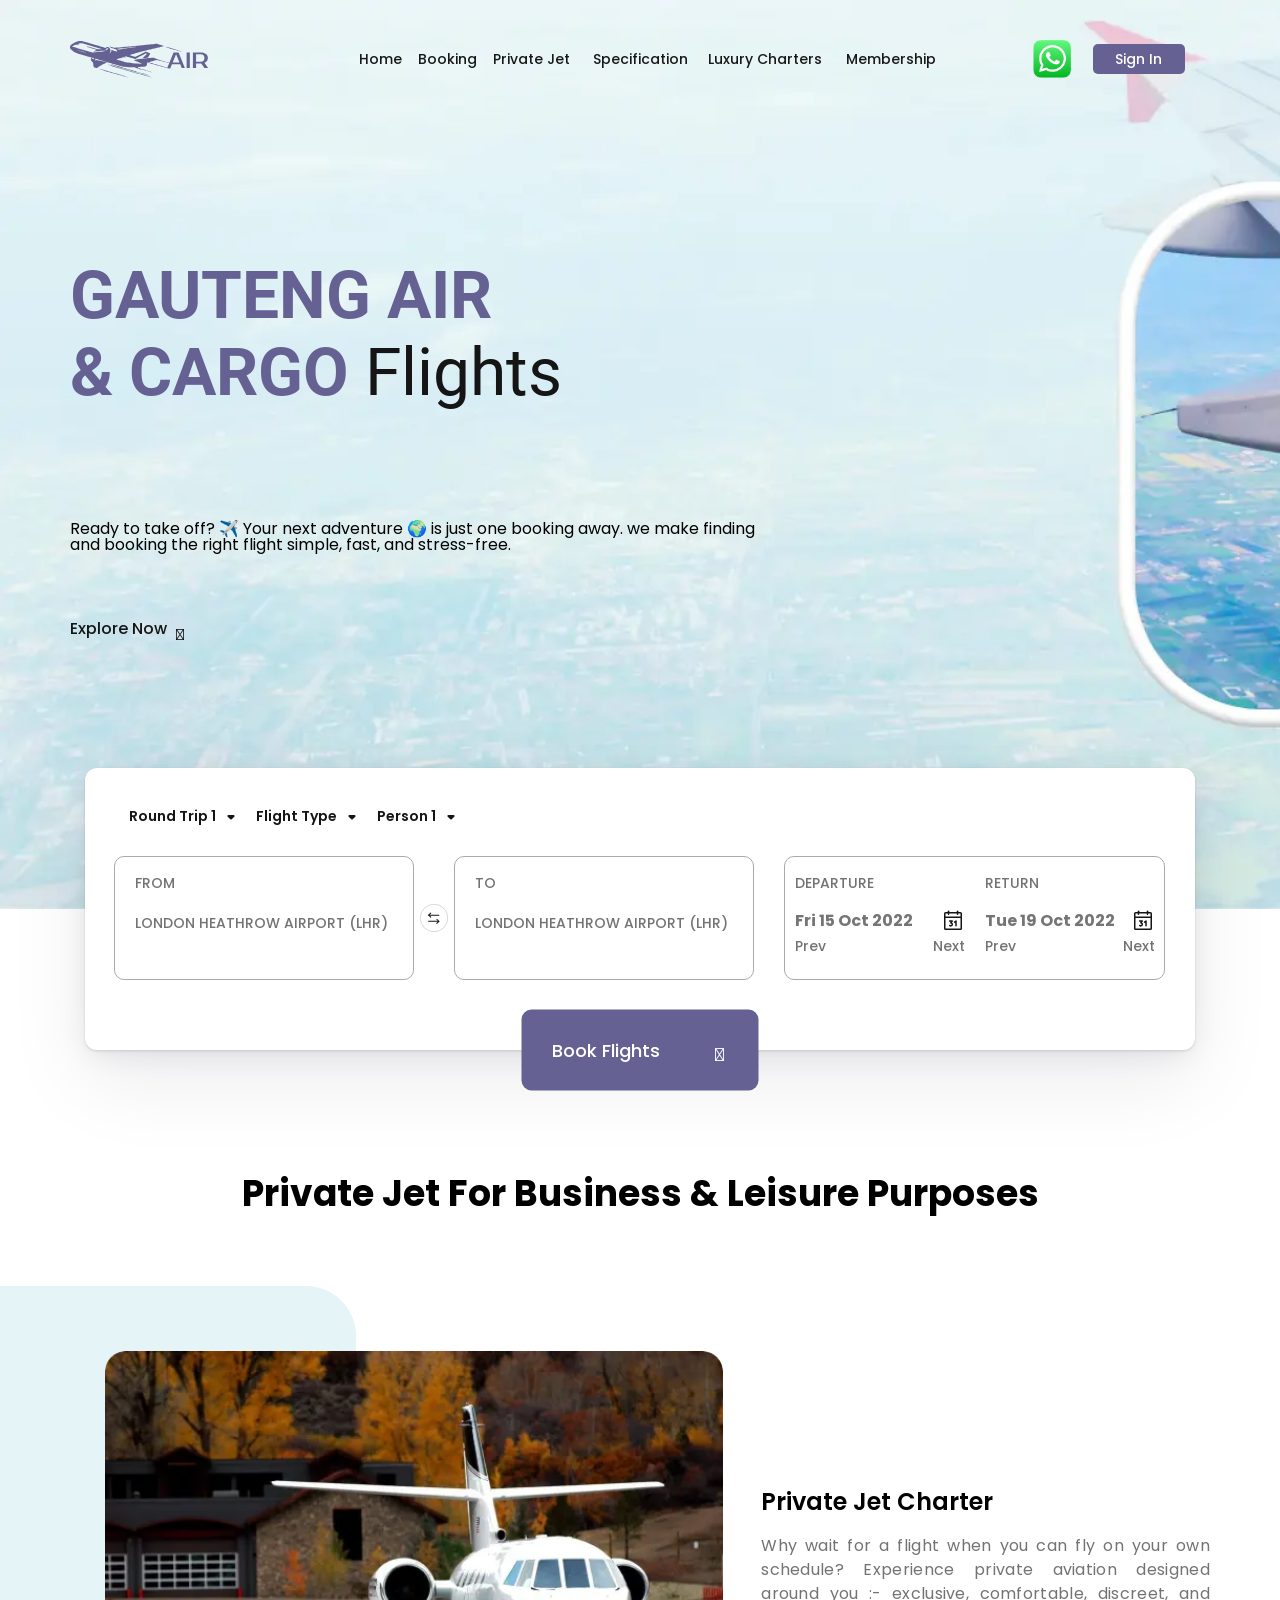
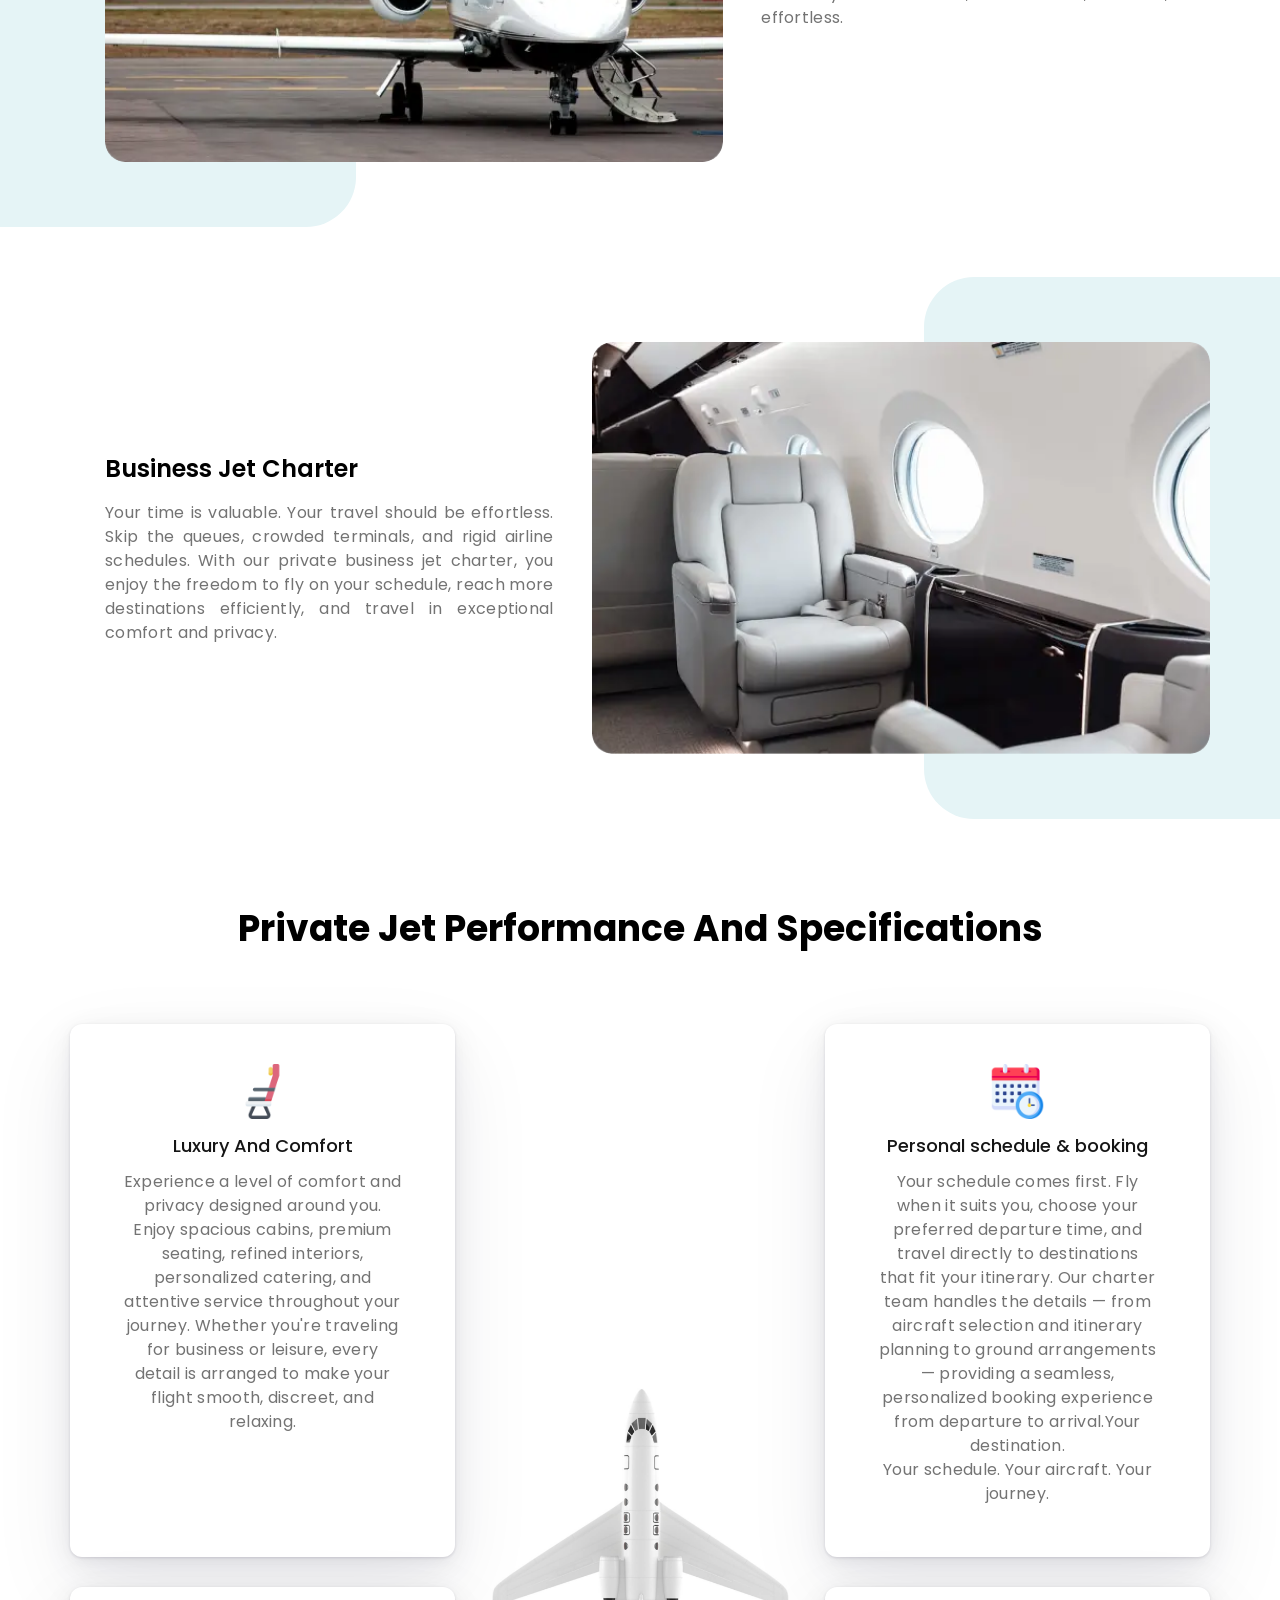
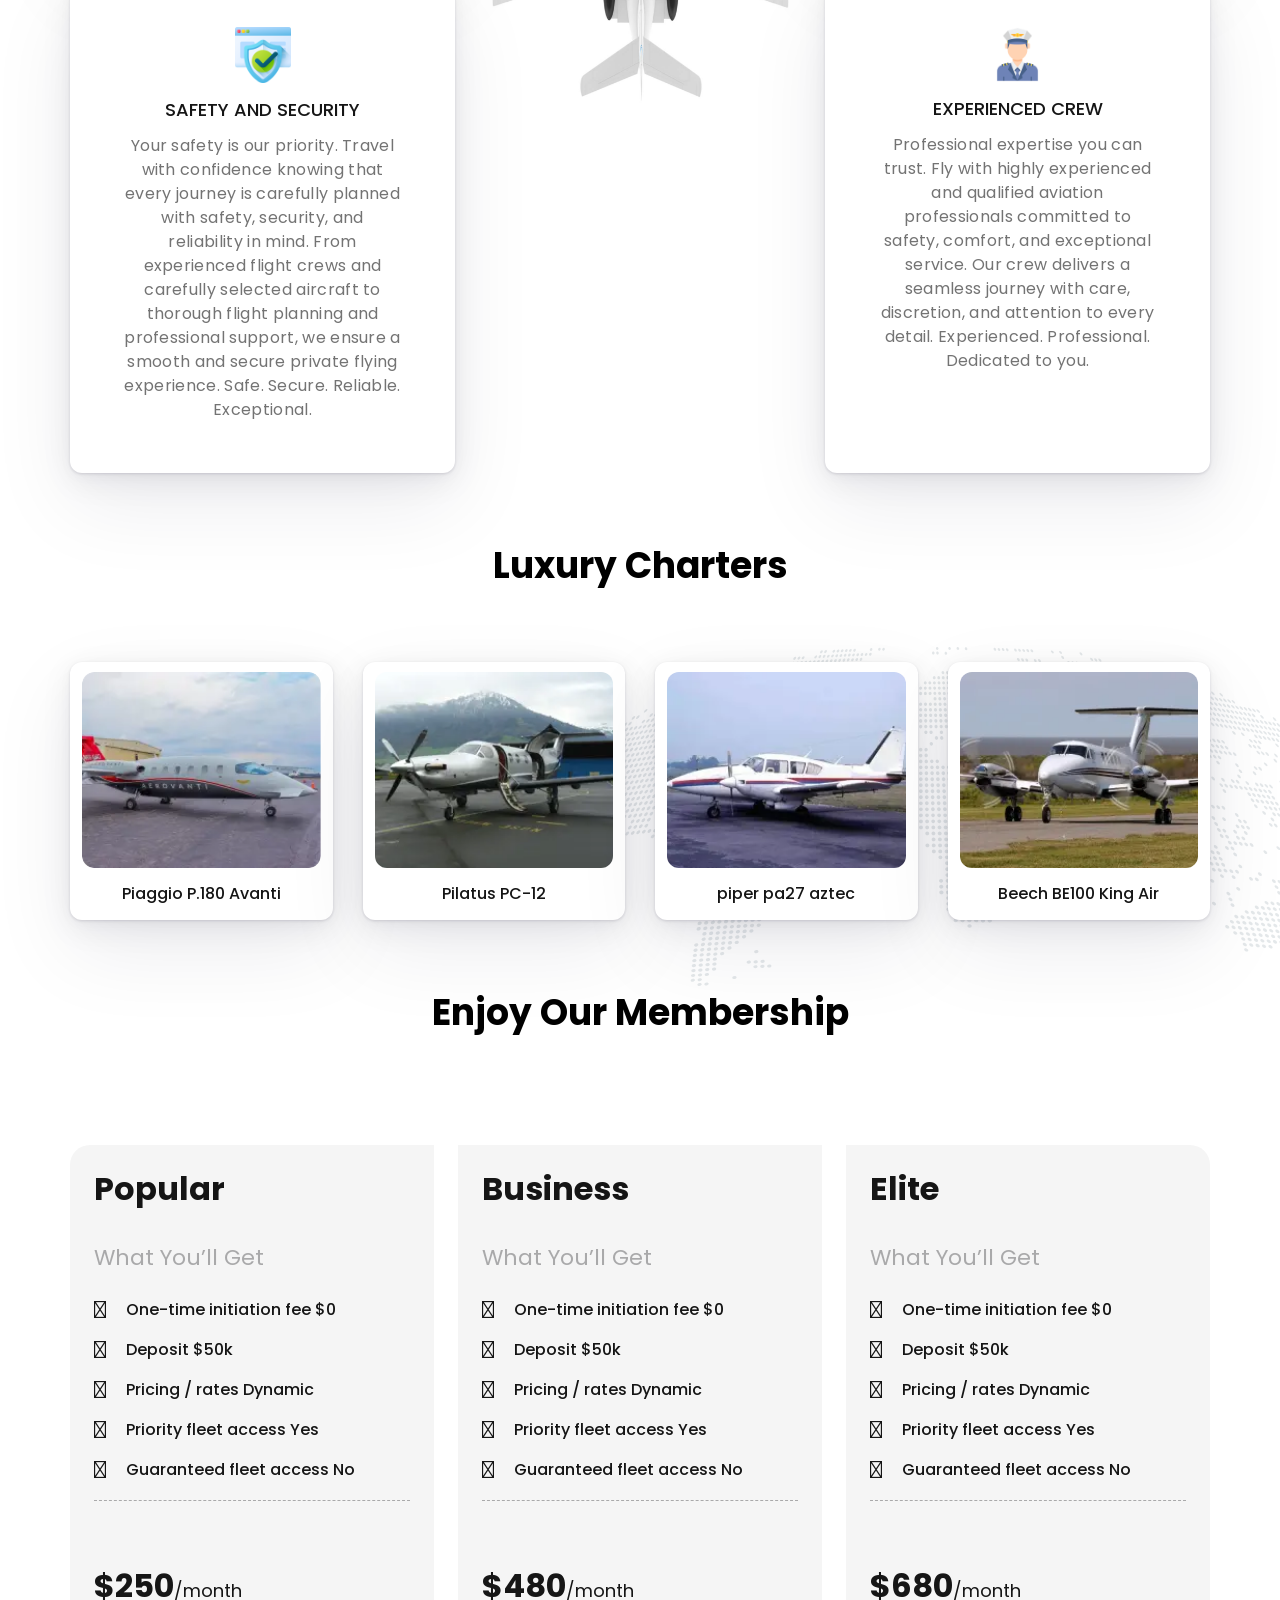
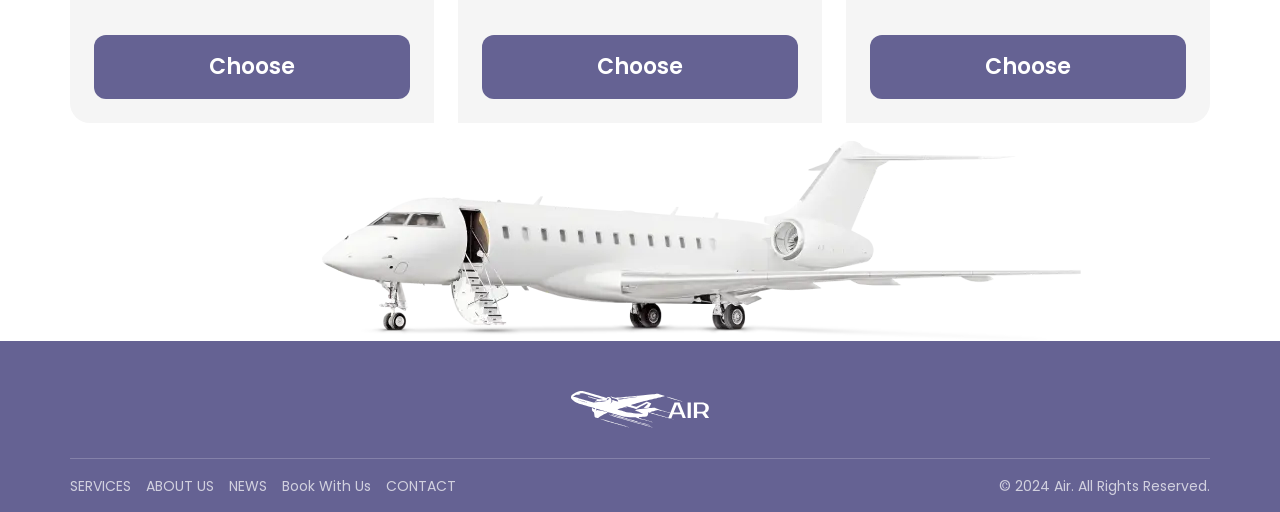
<file: index.html>
<!DOCTYPE html>
<html lang="ru">

<head>
	<title>Gauteng air Cargo</title>
	<meta charset="UTF-8">
	<meta name="format-detection" content="telephone=no">
	<!-- <style>body{opacity: 0;}</style> -->
	<link rel="stylesheet" href="css/style.min.css?_v=20221204183727">
	<link rel="shortcut icon" href="favicon.ico">
	<!-- <meta name="robots" content="noindex, nofollow"> -->
	<meta name="viewport" content="width=device-width, initial-scale=1.0">
</head>

<body>
	<div class="wrapper">
		<header data-scroll-show class="header">
			<div class="header__container">
				<div class="header__logo">
					<img src="img/header/logo.svg" alt="logo" />
				</div>
				<div class="header__menu menu">
					<button type="button" class="menu__icon icon-menu"><span></span></button>
					<nav class="menu__body">
						<ul class="menu__list">
							<li class="menu__item menu__item_marign-right-one">
								<a data-goto="#top" href="#" class="menu__link">Home</a>
							</li>
							<li class="menu__item menu__item_marign-right-two">
								<a data-goto-header data-goto="#booking" href="#" class="menu__link">Booking</a>
							</li>
							<li class="menu__item menu__item_marign-right-three">
								<a data-goto-header data-goto="#private" href="#" class="menu__link">Private Jet
								</a>
							</li>
							<li class="menu__item menu__item_marign-right-four">
								<a data-goto-header data-goto="#performance" href="#" class="menu__link">Specification
								</a>
							</li>
							<li class="menu__item menu__item_marign-right-five">
								<a data-goto-header data-goto="#luxury" href="#" class="menu__link">Luxury Charters</a>
							</li>
							<li class="menu__item">
								<a data-goto-header data-goto="#membership" href="#" class="menu__link">membership</a>
							</li>
							
						</ul>
					</nav>
				</div>
				<div class="header__login">
					<a  href="https://wa.me/254733398782"  class="header__register">
						<img src="img/header/apple.png" alt=""style="width:42px;height:42px;">
						<!-- <div >
							 
							<div class="whatsapp-btn-container">
        						<span class="whatsapp-tooltip">Whatsapp</span>
        						<div id="whatsapp" class="whatsapp-btn">
           							<i class="fa-brands fa-whatsapp"></i>
        						</div>
    						</div>
						</div> -->
					</a>
					<!-- <a href="#" class="header__register">Register</a> -->
					<a href="#" class="header__sing-in">
						<p>Sign In</p>
					</a>
				</div>
			</div>
		</header>

		<main class="page">
			<section id="top" class="reserved">
				<div class="reserved__container">
					<div class="reserved__content">
						<h2 class="reserved__title">
							<span>GAUTENG AIR <br> & CARGO</span> flights
						</h2>
						<h3 style="color: black; height: 25px; padding-top: 10%;" >Ready to take off? 
							✈️ Your next adventure 🌍 is just one booking away. 							
							we make finding and booking the right flight 
							simple, fast, and stress-free. 
						</h3>
						<br>
						<br>
						<br>
						<br>
						<div class="reserved__now">
							<br>
							<br>
							<a href="#" class="reserved__link">Explore Now</a>
						</div>
					</div>
					<div id="booking" class="block-form">
						<form data-dev data-popup-message="#formMessage" action="#" class="block-form__form">
							<div class="block-form__upper">
								<select data-required data-scroll name="formTrip" class="form">
									<option value="1" selected>Round Trip 1</option>
									<option value="2">Round Trip 2</option>
									<option value="3">Round Trip 3</option>
									<option value="4">Round Trip 4</option>
								</select>
								<select name="form[]" class="form">
									<option value="1" selected>Flight Type</option>
									<option value="2">Type #1</option>
									<option value="3">Type #2</option>
									<option value="4">Type #3</option>
									<option value="4">Type #4</option>
									<option value="4">Type #5</option>
								</select>
								<select name="form[]" class="form">
									<option value="1" selected>Person 1</option>
									<option value="2">Person 2</option>
									<option value="3">Person 3</option>
									<option value="4">Person 4</option>
									<option value="4">Person 5</option>
									<option value="4">Person 6</option>
								</select>
							</div>
							<div class="block-form__midle">
								<div class="block-from-to">
									<div class="reserved__block-from-to">
										<label for="from" class="reserved__from-label">From</label>
										<select data-scroll name="from" class="form">
											<option data-class="select__from-to" data-asset="" value="1" selected>
												<div class="reserved__from-itmes">
													<p class="reserved__form-title _ttt">
														London Heathrow Airport (LHR)
													</p>
												</div>
											</option>
											<option data-class="select__from-to" data-asset="" value="2">
												<div class="reserved__from-itmes">
													<p class="reserved__form-title _ttt">
														Seoul Incheon International Airport (ICN)
													</p>
												</div>
											</option>
											<option data-class="select__from-to" data-asset="" value="3">
												<div class="reserved__from-itmes">
													<p class="reserved__form-title _ttt">
														Paris Charles de Gaulle Airport (CDG)
													</p>
												</div>
											</option>
											<option data-class="select__from-to" data-asset="" value="4">
												<div class="reserved__from-itmes">
													<p class="reserved__form-title _ttt">
														Beijing Daxing International Airport (PKX)
													</p>
												</div>
											</option>
											<option data-class="select__from-to" data-asset="" value="5">
												<div class="reserved__from-itmes">
													<p class="reserved__form-title _ttt">
														Singapore Changi Airport (SIN)
													</p>
												</div>
											</option>
											<option data-class="select__from-to" data-asset="" value="6">
												<div class="reserved__from-itmes">
													<p class="reserved__form-title _ttt">
														Frankfurt Airport (FRA)
													</p>
												</div>
											</option>
											<option data-class="select__from-to" data-asset="" value="7">
												<div class="reserved__from-itmes">
													<p class="reserved__form-title _ttt">
														Hartsfield-Jackson Atlanta International Airport (ATL)													
													</p>
												</div>
											</option>
											<option data-class="select__from-to" data-asset="" value="8">
												<div class="reserved__from-itmes">
													<p class="reserved__form-title _ttt">
														Tokyo Haneda Airport (HND)
													</p>
												</div>
											</option>
										</select>
									</div>
									<div class="reserved__image-from-to">
										<img src="img/reserved/arrows.svg" alt="pic" />
									</div>
									<div class="reserved__block-from-to">
										<label for="from" class="reserved__from-label">To</label>
										<select data-scroll name="from" class="form">
											<option data-class="select__from-to" data-asset="" value="1" selected>
												<div class="reserved__from-itmes">
													<p class="reserved__form-title _ttt">
														London Heathrow Airport (LHR)
													</p>
												</div>
											</option>
											<option data-class="select__from-to" data-asset="" value="2">
												<div class="reserved__from-itmes">
													<p class="reserved__form-title _ttt">
														Paris Charles de Gaulle Airport (CDG)
													</p>
												</div>
											</option>
											<option data-class="select__from-to" data-asset="" value="3">
												<div class="reserved__from-itmes">
													<p class="reserved__form-title _ttt">
														Frankfurt Airport (FRA)
													</p>
												</div>
											</option>
											<option data-class="select__from-to" data-asset="" value="4">
												<div class="reserved__from-itmes">
													<p class="reserved__form-title _ttt">
														Singapore Changi Airport (SIN)
													</p>
												</div>
											</option>
											<option data-class="select__from-to" data-asset="" value="5">
												<div class="reserved__from-itmes">
													<p class="reserved__form-title _ttt">
														Seoul Incheon International Airport (ICN)
													</p>
												</div>
											</option>
											<option data-class="select__from-to" data-asset="" value="6">
												<div class="reserved__from-itmes">
													<p class="reserved__form-title _ttt">
														Beijing Daxing International Airport (PKX)
													</p>
												</div>
											</option>
											<option data-class="select__from-to" data-asset="" value="7">
												<div class="reserved__from-itmes">
													<p class="reserved__form-title _ttt">
														Tokyo Haneda Airport (HND)
													</p>
												</div>
											</option>
											<option data-class="select__from-to" data-asset="" value="8">
												<div class="reserved__from-itmes">
													<p class="reserved__form-title _ttt">
														Hartsfield-Jackson Atlanta International Airport (ATL)
													</p>
												</div>
											</option>
										</select>
									</div>
								</div>
								<div class="block-form__calendars">
									<div class="block-form__depature">
										<label for="depature" class="block-form__label-calendars">Departure</label>
										<div class="input-box">
											<input data-required autocomplete="off" data-calendar type="text" name="form[]" data-error="Need to pick" placeholder="Fri 15 Oct 2022" class="input-calendar" />
										</div>
										<div class="block-form__buttons">
											<a href="#" class="block-form__prev">Prev</a>
											<a href="#" class="block-form__next">Next</a>
										</div>
									</div>
									<div class="block-form__return">
										<label for="return" class="block-form__label-calendars">Return</label>
										<div class="input-box">
											<input data-required data-error="Need to pick" data-calendartwo autocomplete="off" type="text" name="form[]" placeholder="Tue 19 Oct 2022" class="input-calendar" />
										</div>
										<div class="block-form__buttons">
											<a href="#" class="block-form__prev">Prev</a>
											<a href="#" class="block-form__next">Next</a>
										</div>
									</div>
								</div>
							</div>
							<button type="submit" class="reserved__button">
								Book Flights
							</button>
						</form>
					</div>
				</div>
			</section>
			<section id="business-top" class="business">
				<h2 class="business__title title">
					Private Jet for Business & Leisure Purposes
				</h2>
				<div id="private" class="business__private-charter">
					<div class="business__private-bg"></div>
					<div class="business__container">
						<div class="business__content-private">
							<div class="business__private-image">
								<div class="business__image-ibg">
									<picture><source srcset="img/business/01.webp" type="image/webp"><img src="img/business/01.png" alt="image" /></picture>
								</div>
							</div>
							<div class="business__text-block">
								<h2 class="business__title-text">Private Jet Charter</h2>
								<p class="business__text">
									Why wait for a flight when you can fly on your own schedule?
									Experience private aviation designed around you :- 
										exclusive, comfortable, discreet, and effortless.
								</p>
							</div>
						</div>
					</div>
				</div>
				<div id="business" class="business__business-charter">
					<div class="business__buseness-bg"></div>
					<div class="business__container">
						<div class="business__content-business">
							<div class="business__text-block">
								<h2 class="business__title-text">Business Jet Charter</h2>
								<p class="business__text">
									Your time is valuable. Your travel should be effortless.
									Skip the queues, crowded terminals, and rigid airline schedules. 
									With our private business jet charter, 
									you enjoy the freedom to fly on your schedule, 
									reach more destinations efficiently, 
									and travel in exceptional comfort and privacy.
								</p>
							</div>
							<div class="business__business-image">
								<div class="business__image-ibg">
									<picture><source srcset="img/business/02.webp" type="image/webp"><img src="img/business/02.png" alt="image" /></picture>
								</div>
							</div>
						</div>
					</div>
				</div>
			</section>
			<section id="performance" class="performance">
				<div class="performance__container">
					<h2 class="performance__title title">
						Private Jet Performance and Specifications
					</h2>
					<div class="performance__content">
						<div class="performance__items">
							<div class="performance__item">
								<div class="performance__image">
									<img src="img/performance/01.svg" alt="pic" />
								</div>
								<h2 class="performance__title-item">Luxury And Comfort</h2>
								<p class="performance__text-item">
									Experience a level of comfort and privacy designed around you. 
									Enjoy spacious cabins, premium seating, refined interiors, 
									personalized catering, and attentive service throughout your journey.
									Whether you're traveling for business or leisure, 
									every detail is arranged to make your flight smooth, discreet, and relaxing.
								</p>
							</div>
							<div class="performance__item">
								<div class="performance__image">
									<img src="img/performance/02.svg" alt="pic" />
								</div>
								<h2 class="performance__title-item">
									Personal schedule & booking
								</h2>
								<p class="performance__text-item">
									Your schedule comes first. Fly when it suits you, 
									choose your preferred departure time, and travel 
									directly to destinations that fit your itinerary.
									Our charter team handles the details — from aircraft 
									selection and itinerary planning to ground arrangements — 
									providing a seamless, personalized booking experience from departure to arrival.Your destination. 
									<br>
									Your schedule. Your aircraft. Your journey.
								</p>
							</div>
							<div class="performance__item">
								<div class="performance__image">
									<img src="img/performance/03.svg" alt="pic" />
								</div>
								<h2 class="performance__title-item">SAFETY AND SECURITY</h2>
								<p class="performance__text-item">
									Your safety is our priority. 
									Travel with confidence knowing that every journey 
									is carefully planned with safety, security, and reliability in mind. 
									From experienced flight crews and carefully selected aircraft to 
									thorough flight planning and professional support, 
									we ensure a smooth and secure private flying experience. Safe. Secure. Reliable. Exceptional.
								</p>
							</div>
							<div class="performance__item">
								<div class="performance__image">
									<img src="img/performance/04.svg" alt="pic" />
								</div>
								<h2 class="performance__title-item">EXPERIENCED CREW</h2>
								<p class="performance__text-item">
									Professional expertise you can trust. 
									Fly with highly experienced and qualified 
									aviation professionals committed to safety, 
									comfort, and exceptional service. Our crew delivers 
									a seamless journey with care, discretion, and attention to every detail. 
									Experienced. Professional. Dedicated to you.
								</p>
							</div>
						</div>
					</div>
				</div>
			</section>
			<section id="luxury" class="luxury">
				<div class="luxury__container">
					<h2 class="luxury__title title">Luxury Charters</h2>
					<div class="luxury__items">
						<div class="luxury__item">
							<div class="luxury__image-ibg luxury__image-ibg_size">
								<picture><source srcset="img/luxury/01.webp" type="image/webp"><img src="img/luxury/01.jpg" alt="plane" /></picture>
							</div>
							<p class="luxury__title-item">Piaggio P.180 Avanti</p>
						</div>
						<div class="luxury__item">
							<div class="luxury__image-ibg luxury__image-ibg_size">
								<picture><source srcset="img/luxury/02.webp" type="image/webp"><img src="img/luxury/02.jpg" alt="plane" /></picture>
							</div>
							<p class="luxury__title-item">Pilatus PC-12</p>
						</div>
						<div class="luxury__item">
							<div class="luxury__image-ibg luxury__image-ibg_size">
								<picture><source srcset="img/luxury/03.webp" type="image/webp"><img src="img/luxury/03.jpg" alt="plane" /></picture>
							</div>
							<p class="luxury__title-item">piper pa27 aztec</p>
						</div>
						<div class="luxury__item">
							<div class="luxury__image-ibg luxury__image-ibg_size">
								<picture><source srcset="img/luxury/04.webp" type="image/webp"><img src="img/luxury/04.jpg" alt="plane" /></picture>
							</div>
							<p class="luxury__title-item">Beech BE100 King Air</p>
						</div>
					</div>
				</div>
			</section>
			<section id="membership" class="membership">
				<div class="membership__container">
					<h2 class="membership__title title">Enjoy our membership</h2>
					<div class="membership__items">
						<div class="membership__item">
							<h3 class="membership__title-item">Popular</h3>
							<p class="membership__sub-title">What You’ll Get</p>
							<div class="membership__list">
								<ul>
									<li class="membership__item-li">
										One-time initiation fee $0
									</li>
									<li class="membership__item-li">Deposit $50k</li>
									<li class="membership__item-li">Pricing / rates Dynamic</li>
									<li class="membership__item-li">
										Priority fleet access Yes
									</li>
									<li class="membership__item-li">
										Guaranteed fleet access No
									</li>
								</ul>
							</div>
							<div class="membership__dash"></div>
							<p class="membership__price"><span>$250</span>/month</p>
							<button type="submit" class="membership__button">Choose</button>
						</div>
						<div class="membership__item membership__item_center-border">
							<h3 class="membership__title-item">Business</h3>
							<p class="membership__sub-title">What You’ll Get</p>
							<div class="membership__list">
								<ul>
									<li class="membership__item-li">
										One-time initiation fee $0
									</li>
									<li class="membership__item-li">Deposit $50k</li>
									<li class="membership__item-li">Pricing / rates Dynamic</li>
									<li class="membership__item-li">
										Priority fleet access Yes
									</li>
									<li class="membership__item-li">
										Guaranteed fleet access No
									</li>
								</ul>
							</div>
							<div class="membership__dash"></div>
							<p class="membership__price"><span>$480</span>/month</p>
							<button type="submit" class="membership__button">Choose</button>
						</div>
						<div class="membership__item membership__item_rigth-border">
							<h3 class="membership__title-item">Elite</h3>
							<p class="membership__sub-title">What You’ll Get</p>
							<div class="membership__list">
								<ul>
									<li class="membership__item-li">
										One-time initiation fee $0
									</li>
									<li class="membership__item-li">Deposit $50k</li>
									<li class="membership__item-li">Pricing / rates Dynamic</li>
									<li class="membership__item-li">
										Priority fleet access Yes
									</li>
									<li class="membership__item-li">
										Guaranteed fleet access No
									</li>
								</ul>
							</div>
							<div class="membership__dash"></div>
							<p class="membership__price"><span>$680</span>/month</p>
							<button type="submit" class="membership__button">Choose</button>
						</div>
					</div>
				</div>
			</section>
		</main>
		<footer id="footer" class="footer">
			<div class="footer__container">
				<div class="footer__logo">
					<img src="img/footer/logowhite.svg" alt="logo" />
				</div>
				<div class="footer__line"></div>
				<div class="footer__bottom">
					<div class="footer__links">
						<a data-goto-header data-goto="#performance" href="#" class="footer__link">SERVICES</a>
						<a data-goto-header data-goto="#business" href="#" class="footer__link">ABOUT US</a>
						<a data-goto-header data-goto="#top" href="#" class="footer__link">NEWS
						</a>
						<a data-goto-header  href="https://wa.me/254733398782" class="footer__link">Book with Us </a>
						<a data-goto-header  href="https://wa.me/254742921725" class="footer__link">CONTACT</a>
					</div>
					<p class="footer__copy">© 2024 Air. All rights reserved.</p>
				</div>
			</div>
		</footer>

	</div>
	<div id="formMessage" aria-hidden="true" class="popup">
		<div class="popup__wrapper">
			<div class="popup__content">
				<button data-close type="button" class="popup__close">Close</button>
				<div class="popup__text">Requirements were sent!</div>
			</div>
		</div>
	</div>
	<script src="js/app.min.js?_v=20221204183727"></script>
	
</body>

</html>
</file>
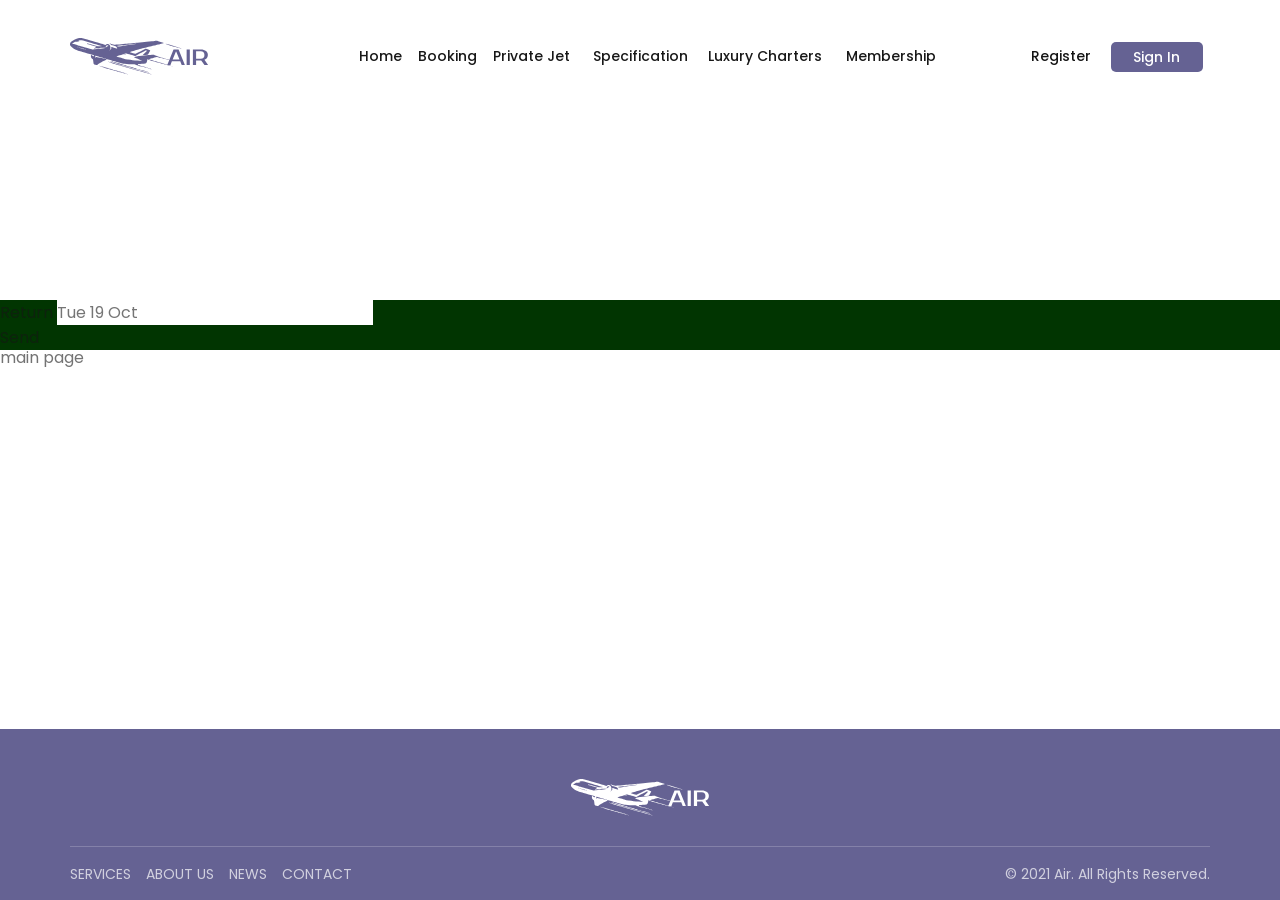
<file: home.html>
<!DOCTYPE html>
<html lang="ru">

<head>
	<title>plane</title>
	<meta charset="UTF-8">
	<meta name="format-detection" content="telephone=no">
	<!-- <style>body{opacity: 0;}</style> -->
	<link rel="stylesheet" href="css/style.min.css?_v=20221204183727">
	<!-- <meta name="robots" content="noindex, nofollow"> -->
	<meta name="viewport" content="width=device-width, initial-scale=1.0">
</head>

<body>
	<div class="wrapper">
		<header data-scroll-show class="header">
			<div class="header__container">
				<div class="header__logo">
					<img src="img/header/logo.svg" alt="logo" />
				</div>
				<div class="header__menu menu">
					<button type="button" class="menu__icon icon-menu"><span></span></button>
					<nav class="menu__body">
						<ul class="menu__list">
							<li class="menu__item menu__item_marign-right-one">
								<a data-goto="#top" href="#" class="menu__link">Home</a>
							</li>
							<li class="menu__item menu__item_marign-right-two">
								<a data-goto-header data-goto="#booking" href="#" class="menu__link">Booking</a>
							</li>
							<li class="menu__item menu__item_marign-right-three">
								<a data-goto-header data-goto="#private" href="#" class="menu__link">Private Jet
								</a>
							</li>
							<li class="menu__item menu__item_marign-right-four">
								<a data-goto-header data-goto="#performance" href="#" class="menu__link">Specification
								</a>
							</li>
							<li class="menu__item menu__item_marign-right-five">
								<a data-goto-header data-goto="#luxury" href="#" class="menu__link">Luxury Charters</a>
							</li>
							<li class="menu__item">
								<a data-goto-header data-goto="#membership" href="#" class="menu__link">membership</a>
							</li>
						</ul>
					</nav>
				</div>
				<div class="header__login">
					<a href="#" class="header__register">Register</a>
					<a href="#" class="header__sing-in">
						<p>Sign In</p>
					</a>
				</div>
			</div>
		</header>

		<main class="page">
			<div class="home__form-block block-form">
				<form data-dev data-popup-message="#formMessage" action="#" class="block-form__form">
					<div class="block-form__calendars">
						<div class="block-form__return">
							<label for="return">Return</label>
							<input data-required data-calendar autocomplete="off" type="text" name="form[]" data-error="Ошибка" placeholder="Tue 19 Oct" class="input-calendar" />
							<!-- <div class="block-form__buttons">
                  <a href="#" class="block-form__prev">Prev</a>
                  <a href="#" class="block-next">Next</a>
                </div> -->
						</div>
						<button type="submit" class="button">Send</button>
					</div>
				</form>
			</div>
			<a href="./index.html" target="_blank">main page</a>
		</main>
		<footer id="footer" class="footer">
			<div class="footer__container">
				<div class="footer__logo">
					<img src="img/footer/logowhite.svg" alt="logo" />
				</div>
				<div class="footer__line"></div>
				<div class="footer__bottom">
					<div class="footer__links">
						<a data-goto-header data-goto="#performance" href="#" class="footer__link">SERVICES</a>
						<a data-goto-header data-goto="#business" href="#" class="footer__link">ABOUT US</a>
						<a data-goto-header data-goto="#top" href="#" class="footer__link">NEWS
						</a>
						<a data-goto-header data-goto="#top" href="#" class="footer__link">CONTACT</a>
					</div>
					<p class="footer__copy">© 2021 Air. All rights reserved.</p>
				</div>
			</div>
		</footer>

	</div>
	<div id="formMessage" aria-hidden="true" class="popup">
		<div class="popup__wrapper">
			<div class="popup__content">
				<button data-close type="button" class="popup__close">Close</button>
				<div class="popup__text">Requirements were sent!</div>
			</div>
		</div>
	</div>
	<script src="js/app.min.js?_v=20221204183727"></script>
</body>

</html>
</file>
<file: css/style.min.css>
@charset "UTF-8";
@font-face{
    font-family:Poppins;font-display:swap;
    src:url(../fonts/Poppins-Regular.woff2)format("woff2"),url(../fonts/Poppins-Regular.woff) format("woff");
    font-weight:400;
    font-style:normal
}
@font-face{
    font-family:Poppins;font-display:swap;
    src:url(../fonts/Poppins-Medium.woff2) format("woff2"),url(../fonts/Poppins-Medium.woff) format("woff");
    font-weight:500;
    font-style:normal
}
@font-face{
    font-family:Roboto;
    font-display:swap;
    src:url(../fonts/Roboto-Regular.woff2) format("woff2"),url(../fonts/Roboto-Regular.woff) format("woff");
    font-weight:400;
    font-style:normal
}
@font-face{
    font-family:icons;
    font-display:swap;
    src:url(../fonts/icons.woff2) format("woff2"),url(../fonts/icons.woff) format("woff");
    font-weight:400;
    font-style:normal
}
@font-face{
    font-family:Poppins;font-display:swap;
    src:url(../fonts/Poppins-SemiBold.woff2) format("woff2"),url(../fonts/Poppins-SemiBold.woff) format("woff");
    font-weight:600;
    font-style:normal
}
@font-face{
    font-family:Roboto;
    font-display:swap;
    src:url(../fonts/Roboto-Bold.woff2) format("woff2"),url(../fonts/Roboto-Bold.woff) format("woff");
    font-weight:700;
    font-style:normal
}
@font-face{
    font-family:Poppins;
    font-display:swap;
    src:url(../fonts/Poppins-Bold.woff2) format("woff2"),url(../fonts/Poppins-Bold.woff) format("woff");
    font-weight:700;
    font-style:normal
}
.membership__item-li::before.membership__item-li::before,.reserved__button::after,.reserved__link::after,[class*=_icon-]:before{
    font-family:icons;
    font-style:normal;
    font-weight:400;
    font-variant:normal;
    text-transform:none;
    line-height:1;
    -webkit-font-smoothing:antialiased;
    -moz-osx-font-smoothing:grayscale}
[class*=_icon-]:before{display:block}
._icon-circle:before{content:"\e800"}._icon-right:before{content:"\f178"}*{padding:0;margin:0;border:0}*,:after,:before{
    -webkit-box-sizing:border-box;
    box-sizing:border-box
}
body,html{
    height:100%;
    min-width:320px
}
body{
    color:rgba(21,21,21,.6);
    line-height:1;
    font-family:Poppins;
    font-size:1rem;
    -ms-text-size-adjust:100%;
    -moz-text-size-adjust:100%;
    -webkit-text-size-adjust:100%;
    -webkit-font-smoothing:antialiased;
    -moz-osx-font-smoothing:grayscale
}
button,input,textarea{
    font-family:Poppins;
    font-size:inherit
}
button{
    cursor:pointer;
    color:inherit;
    background-color:inherit
}
a{
    color:inherit
}
a:link,a:visited{
    text-decoration:none
}
a:hover{
    text-decoration:none
}
ul li{
    list-style:none
}
img{
    vertical-align:top
}
h1,h2,h3,h4,h5,h6{
    font-weight:inherit;
    font-size:inherit
}
.lock body{
    overflow:hidden;
    -ms-touch-action:none;
    touch-action:none
}
.wrapper{
    min-height:100%;
    display:-webkit-box;
    display:-ms-flexbox;
    display:flex;
    -webkit-box-orient:vertical;
    -webkit-box-direction:normal;
    -ms-flex-direction:column;
    flex-direction:column;
    overflow:hidden
}
.wrapper>main{
    -webkit-box-flex:1;
    -ms-flex:1 1 auto;
    flex:1 1 auto
}
.wrapper>*{
    min-width:0
}
[class*=__container]{
    max-width:71.25rem;
    -webkit-box-sizing:content-box;
    box-sizing:content-box;
    margin:0 auto;
    padding:0 .9375rem
}
input[type=email],input[type=tel],input[type=text],textarea{
    -webkit-appearance:none;
    -moz-appearance:none;
    appearance:none
}
.input{
    border-radius:0!important;
    width:100%;
    display:block;
    padding:0 20px;
    border:1px solid #eee
}
textarea.input{
    resize:none;padding:0 0
}
.select{
    position:relative
}
.select__body{
    position:relative
}
.select__title{
    color:inherit;
    text-align:left;
    cursor:pointer;
    width:100%;
    border-radius:4px
}
.select__value{
    font-weight:600;
    font-size:.875rem;
    line-height:1.5;
    text-transform:capitalize;
    color:#151515;
    position:relative;
    display:-webkit-box;
    display:-ms-flexbox;
    display:flex;
    -webkit-box-align:center;
    -ms-flex-align:center;
    align-items:center;
    height:1.875rem;
    padding:.9375rem;
    gap:.625rem
}
.select__value>*{
    -webkit-box-flex:1;
    -ms-flex:1 1 auto;
    flex:1 1 auto
}
.select__value:after{
    content:"";
    position:absolute;
    top:50%;
    right:0;
    width:24px;height:24px;
    background:url(../../../img/icons/arrowdown.svg) 0 0/cover no-repeat;
    -ms-flex-item-align:stretch;
    -ms-grid-row-align:stretch;
    align-self:stretch;
    -webkit-transform:translate(50%,-50%);
    -ms-transform:translate(50%,-50%);
    transform:translate(50%,-50%);
    -webkit-box-flex:0;
    -ms-flex:0 0 10px;
    flex:0 0 10px;
    -webkit-transition:all .3s ease 0s;
    -o-transition:all .3s ease 0s;
    transition:all .3s ease 0s;
    display:-webkit-box;
    display:-ms-flexbox;
    display:flex;
    -webkit-box-pack:center;
    -ms-flex-pack:center;
    justify-content:center;
    -webkit-box-align:center;
    -ms-flex-align:center;
    align-items:center
}
._select-open .select__value:after{
    -webkit-transform:translate(50%,-50%) rotate(-180deg);
    -ms-transform:translate(50%,-50%) rotate(-180deg);
    transform:translate(50%,-50%) rotate(-180deg)
}
.select__value._select-pseudo-label::before{
    content:attr(data-pseudo-label);
    opacity:.5
}
.select__text{
    -webkit-box-flex:1;-ms-flex:1 1 auto;
    flex:1 1 auto
}.select__input{
    width:100%;
    background-color:transparent;
    height:100%
}
.select__options{
    color:#000;
    position:absolute;
    top:calc(120% - 2px);
    border-radius:0 0 10px 10px;
    min-width:100%;left:0;
    background-color:#fff;
    border-top:0;
    border:1px solid #d9d9d9;
    border-top:0;padding:10px 0 5px 0
}
.select__scroll{
    overflow-y:auto;
    overflow-x:hidden;
    max-height:200px
}
.select__option{
    font-weight:400;
    font-size:.875rem;
    line-height:1.5;
    text-transform:capitalize;
    color:#151515;width:100%;
    display:block;
    text-align:left;
    cursor:pointer;
    padding:5px 0 5px 15px;
    color:inherit
}
.select__option._select-selected{
    background-color:#eee
}
.select__row{
    display:-webkit-box;
    display:-ms-flexbox;
    display:flex;
    -webkit-box-orient:vertical;
    -webkit-box-direction:normal;
    -ms-flex-direction:column;
    flex-direction:column;
    width:100%;
    row-gap:4px
}
.select__asset{
    font-weight:700;
    font-size:1rem;
    line-height:1.5;
    text-transform:capitalize;
    color:#151515;
    width:100%
}
.select__text{
    display:-webkit-box;
    display:-ms-flexbox;
    display:flex
}
.select._select-open{
    z-index:5
}
._select-tag{
    cursor:pointer
}.select__from-to{
    position:relative;
    font-weight:500;
    font-size:14px;
    line-height:21px;
    text-transform:uppercase;
    color:rgba(21,21,21,.6);
    display:-webkit-box;
    display:-ms-flexbox;
    display:flex;width:258px
}
.select__from-to::after{
    content:"";
    position:absolute;
    background:#fff;
    top:50%;
    right:0;
    -webkit-transform:translate(100%,-50%);
    -ms-transform:translate(100%,-50%);
    transform:translate(100%,-50%);
    height:24px;width:20px;
    z-index:10
}
body::after{
    content:"";
    background-color:rgba(0,0,0,.5);
    position:fixed;
    width:100%;
    height:100%;
    top:0;
    left:0;opacity:0;
    -webkit-transition:opacity .8s ease 0s;
    -o-transition:opacity .8s ease 0s;
    transition:opacity .8s ease 0s;pointer-events:none;
    z-index:149
}
.popup-show body::after{
    opacity:1
}.popup{
    position:fixed;
    top:0;
    left:0;
    bottom:0;
    right:0;
    padding:30px 10px;
    -webkit-transition:visibility .8s ease 0s;
    -o-transition:visibility .8s ease 0s;
    transition:visibility .8s ease 0s;
    visibility:hidden;
    pointer-events:none
}
.popup_show{
    z-index:150;
    visibility:visible;
    overflow:auto;
    pointer-events:auto
}
.popup_show .popup__content{
    visibility:visible;
    -webkit-transform:scale(1);
    -ms-transform:scale(1);
    transform:scale(1)
}
.popup__wrapper{
    display:-webkit-box;
    display:-ms-flexbox;
    display:flex;
    -webkit-box-orient:vertical;
    -webkit-box-direction:normal;
    -ms-flex-direction:column;
    flex-direction:column;
    -webkit-box-align:center;
    -ms-flex-align:center;
    align-items:center;
    min-height:100%;
    -webkit-box-flex:1;
    -ms-flex:1 1 auto;
    flex:1 1 auto;
    width:100%;
    display:flex;
    -webkit-box-pack:center;
    -ms-flex-pack:center;
    justify-content:center;
    align-items:center
}
.popup__content{
    display:-webkit-box;
    display:-ms-flexbox;
    display:flex;
    -webkit-box-orient:vertical;
    -webkit-box-direction:normal;
    -ms-flex-direction:column;
    flex-direction:column;
    row-gap:30px;
    visibility:hidden;
    -webkit-transform:scale(0);
    -ms-transform:scale(0);
    transform:scale(0);
    -webkit-transition:-webkit-transform .3s ease 0s;
    transition:-webkit-transform .3s ease 0s;
    -o-transition:transform .3s ease 0s;
    transition:transform .3s ease 0s;
    transition:transform .3s ease 0s,-webkit-transform .3s ease 0s;
    background-color:#eee;
    padding:20px;
    width:300px;
    max-width:900px;
    border-radius:20px
}
.lock .popup__content{
    visibility:visible
}
.popup__text{
    text-align:center;
    font-size:22px;
    margin-bottom:40px
}
.popup__close{
    -ms-flex-item-align:end;
    align-self:flex-end;
    color:#656293;
    font-weight:600
}
[class*=-ibg]{
    position:relative
}
[class*=-ibg] img{
    position:absolute;
    width:100%;
    height:100%;
    top:0;
    left:0;
    -o-object-fit:cover;
    object-fit:cover
}
[class*=-ibg_contain] img{
    -o-object-fit:contain;
    object-fit:contain
}
.header{
    z-index:50;
    width:100%;
    position:fixed;
    top:0;
    left:0;
    -webkit-transition:top .3s ease 0s;
    -o-transition:top .3s ease 0s;
    transition:top .3s ease 0s
}
@supports (padding-top:clamp(1.875rem ,1.6867647059rem + 0.9411764706vw ,2.375rem)){
.header{
    padding-top:clamp(1.875rem ,1.6867647059rem + .9411764706vw ,2.375rem)}
}
@supports not (padding-top:clamp(1.875rem ,1.6867647059rem + 0.9411764706vw ,2.375rem))
{.header{padding-top:calc(1.875rem + .5 * (100vw - 20rem)/ 53.125)}}
@supports (padding-bottom:clamp(1.875rem ,1.6867647059rem + 0.9411764706vw ,2.375rem))
{.header{padding-bottom:clamp(1.875rem ,1.6867647059rem + .9411764706vw ,2.375rem)}
}
@supports not (padding-bottom:clamp(1.875rem ,1.6867647059rem + 0.9411764706vw ,2.375rem))
{.header{padding-bottom:calc(1.875rem + .5 * (100vw - 20rem)/ 53.125)}
}
.header._header-scroll{
    -webkit-transition:top .3s ease 0s;
    -o-transition:top .3s ease 0s;
    transition:top .3s ease 0s;
    top:-110%
}
.header._header-scroll._header-show{
    -webkit-transition:top .3s ease 0s;
    -o-transition:top .3s ease 0s;
    transition:top .3s ease 0s;
    top:0;
    background:-webkit-gradient(linear,left top,left bottom,color-stop(90%,rgba(234,247,246,.98)),to(rgba(234,247,246,.7)));
    background:-o-linear-gradient(top,rgba(234,247,246,.98) 90%,rgba(234,247,246,.7) 100%);
    background:linear-gradient(to bottom,rgba(234,247,246,.98) 90%,rgba(234,247,246,.7) 100%)
}
.header__container{
    display:-webkit-box;
    display:-ms-flexbox;
    display:flex;
    -webkit-box-align:center;
    -ms-flex-align:center;
    align-items:center
}
@supports (margin-right:clamp(0.3125rem ,-28.8888888889rem + 53.7037037037vw ,9.375rem)){
    .header__logo{margin-right:clamp(.3125rem ,-28.8888888889rem + 53.7037037037vw ,9.375rem)}
}
@supports not (margin-right:clamp(0.3125rem ,-28.8888888889rem + 53.7037037037vw ,9.375rem)){
    .header__logo{margin-right:calc(.3125rem + 9.0625 * (100vw - 54.375rem)/ 16.875)}
}
@supports (margin-right:clamp(0.3125rem ,-17.8125rem + 33.3333333333vw ,5.9375rem)){
    .header__menu{margin-right:clamp(.3125rem ,-17.8125rem + 33.3333333333vw ,5.9375rem)}
}
@supports not (margin-right:clamp(0.3125rem ,-17.8125rem + 33.3333333333vw ,5.9375rem)){
    .header__menu{margin-right:calc(.3125rem + 5.625 * (100vw - 54.375rem)/ 16.875)}
}
.header__login{
    display:-webkit-box;
    display:-ms-flexbox;
    display:flex;
    -webkit-box-align:center;
    -ms-flex-align:center;
    align-items:center;gap:20px
}
@supports (gap:clamp(0.3125rem ,-0.222107438rem + 2.0661157025vw ,1.25rem)){
    .header__login{gap:clamp(.3125rem ,-.222107438rem + 2.0661157025vw ,1.25rem)}
}
@supports not (gap:clamp(0.3125rem ,-0.222107438rem + 2.0661157025vw ,1.25rem)){
    .header__login{gap:calc(.3125rem + .9375 * (100vw - 25.875rem)/ 45.375)}
}
.header__register{
    font-weight:500;
    font-size:.875rem;
    line-height:1.5;
    color:#151515;
    -webkit-transition:all .3s linear 0s;
    -o-transition:all .3s linear 0s;
    transition:all .3s linear 0s
}
.header__sing-in{
    display:-webkit-box;
    display:-ms-flexbox;
    display:flex;
    font-weight:500;
    font-size:14px;
    line-height:1;
    color:#fff;
    padding-top:8px;
    padding-bottom:8px;
    background:#656293;
    border-radius:5px;
    width:100%;
    -webkit-box-align:center;
    -ms-flex-align:center;
    align-items:center;
    -webkit-box-pack:center;
    -ms-flex-pack:center;
    justify-content:center;
    -webkit-transition:all .3s ease 0s;
    -o-transition:all .3s ease 0s;
    transition:all .3s ease 0s
}
@supports (padding-left:clamp(0.5rem ,0.1705882353rem + 1.6470588235vw ,1.375rem)){
    .header__sing-in{padding-left:clamp(.5rem ,.1705882353rem + 1.6470588235vw ,1.375rem)}
}
@supports not (padding-left:clamp(0.5rem ,0.1705882353rem + 1.6470588235vw ,1.375rem)){
    .header__sing-in{padding-left:calc(.5rem + .875 * (100vw - 20rem)/ 53.125)}
}
@supports (padding-right:clamp(0.5rem ,0.1705882353rem + 1.6470588235vw ,1.375rem)){
    .header__sing-in{padding-right:clamp(.5rem ,.1705882353rem + 1.6470588235vw ,1.375rem)}
}
@supports not (padding-right:clamp(0.5rem ,0.1705882353rem + 1.6470588235vw ,1.375rem)){
    .header__sing-in{padding-right:calc(.5rem + .875 * (100vw - 20rem)/ 53.125)}
}.header__sing-in P{width:48px}.menu{
    display:-webkit-box;
    display:-ms-flexbox;
    display:flex
}
.menu__list{
    display:-webkit-box;
    display:-ms-flexbox;
    display:flex
}
.menu__item{
    -webkit-transition:all .3s linear 0s;
    -o-transition:all .3s linear 0s;
    transition:all .3s linear 0s
}
@supports (margin-right:clamp(0.375rem ,-0.9153225806rem + 2.688172043vw ,1rem)){
    .menu__item_marign-right-one{margin-right:clamp(.375rem ,-.9153225806rem + 2.688172043vw ,1rem)}
}
@supports not (margin-right:clamp(0.375rem ,-0.9153225806rem + 2.688172043vw ,1rem)){
    .menu__item_marign-right-one{margin-right:calc(.375rem + .625 * (100vw - 48rem)/ 23.25)}
}
@supports (margin-right:clamp(0.375rem ,-0.9153225806rem + 2.688172043vw ,1rem)){
    .menu__item_marign-right-two{margin-right:clamp(.375rem ,-.9153225806rem + 2.688172043vw ,1rem)}
}
@supports not (margin-right:clamp(0.375rem ,-0.9153225806rem + 2.688172043vw ,1rem)){
    .menu__item_marign-right-two{margin-right:calc(.375rem + .625 * (100vw - 48rem)/ 23.25)}
}
.menu__item_marign-right-three{
    min-width:74.19px
}
@supports (margin-right:clamp(0.375rem ,-1.8185483871rem + 4.5698924731vw ,1.4375rem)){
    .menu__item_marign-right-three{margin-right:clamp(.375rem ,-1.8185483871rem + 4.5698924731vw ,1.4375rem)}
}
@supports not (margin-right:clamp(0.375rem ,-1.8185483871rem + 4.5698924731vw ,1.4375rem)){
    .menu__item_marign-right-three{margin-right:calc(.375rem + 1.0625 * (100vw - 48rem)/ 23.25)}
}
@supports (margin-right:clamp(0.375rem ,-1.4314516129rem + 3.7634408602vw ,1.25rem)){
    .menu__item_marign-right-four{margin-right:clamp(.375rem ,-1.4314516129rem + 3.7634408602vw ,1.25rem)}
}
@supports not (margin-right:clamp(0.375rem ,-1.4314516129rem + 3.7634408602vw ,1.25rem)){
    .menu__item_marign-right-four{margin-right:calc(.375rem + .875 * (100vw - 48rem)/ 23.25)}
}
.menu__item_marign-right-five{min-width:110.2px}
@supports (margin-right:clamp(0.375rem ,-1.9475806452rem + 4.8387096774vw ,1.5rem)){
    .menu__item_marign-right-five{margin-right:clamp(.375rem ,-1.9475806452rem + 4.8387096774vw ,1.5rem)}
}@supports not (margin-right:clamp(0.375rem ,-1.9475806452rem + 4.8387096774vw ,1.5rem)){
    .menu__item_marign-right-five{margin-right:calc(.375rem + 1.125 * (100vw - 48rem)/ 23.25)}
}.menu__link{
    font-weight:500;
    font-size:.875rem;
    line-height:1.5;
    text-align:right;
    text-transform:capitalize;
    color:#181818;
    -webkit-transition:all .3s linear 0s;
    -o-transition:all .3s linear 0s;
    transition:all .3s linear 0s
}
.icon-menu{
    display:none
}
.footer{
    background:#656293;
    padding-top:50px;
    padding-bottom:15px
}
.footer__container{
    display:-webkit-box;
    display:-ms-flexbox;
    display:flex;
    -webkit-box-orient:vertical;
    -webkit-box-direction:normal;
    -ms-flex-direction:column;
    flex-direction:column;
    -webkit-box-pack:center;
    -ms-flex-pack:center;
    justify-content:center;
    -webkit-box-align:center;
    -ms-flex-align:center;
    align-items:center
}
.footer__logo:not(:last-child){
    margin-bottom:30px
}
.footer__line{
    width:100%;
    height:1px;
    background:rgba(255,255,255,.2)
}
.footer__line:not(:last-child){
    margin-bottom:17px
}
.footer__bottom{
    display:-webkit-box;
    display:-ms-flexbox;
    display:flex;
    width:100%;
    -webkit-box-pack:justify;
    -ms-flex-pack:justify;
    justify-content:space-between
}
.footer__links{
    display:-webkit-box;
    display:-ms-flexbox;
    display:flex;
    -webkit-column-gap:15px
    ;-moz-column-gap:15px;
    column-gap:15px
}
.footer__link{
    font-weight:400;
    font-size:.875rem;
    line-height:1.5;
    text-transform:capitalize;
    color:rgba(255,255,255,.7);
    -webkit-transition:color .3s ease 0s;
    -o-transition:color .3s ease 0s;
    transition:color .3s ease 0s
}
.footer__copy{
    font-weight:400;
    font-size:.875rem;
    line-height:1.5;
    text-transform:capitalize;
    color:rgba(255,255,255,.7)
}
.qs-datepicker-container{
    font-size:1rem;
    font-family:sans-serif;
    color:#000;
    position:absolute;
    width:15.625em;
    display:-webkit-box;
    display:-ms-flexbox;
    display:flex;
    -webkit-box-orient:vertical;
    -webkit-box-direction:normal;
    -ms-flex-direction:column;
    flex-direction:column;
    z-index:9001;
    -webkit-user-select:none;
    -moz-user-select:none;
    -ms-user-select:none;
    user-select:none;
    border:1px solid gray;
    border-radius:.263921875em;
    overflow:hidden;
    background:#fff;
    -webkit-box-shadow:0 1.25em 1.25em -.9375em rgba(0,0,0,.3);
    box-shadow:0 1.25em 1.25em -.9375em rgba(0,0,0,.3)
}
.qs-datepicker-container *{
    -webkit-box-sizing:border-box;
    box-sizing:border-box
}
.qs-centered{
    position:fixed;
    top:50%;
    left:50%;
    -webkit-transform:translate(-50%,-50%);
    -ms-transform:translate(-50%,-50%);
    transform:translate(-50%,-50%)
}
.qs-hidden{
    display:none
}
.qs-overlay{
    position:absolute;
    top:0;left:0;
    background:rgba(0,0,0,.75);
    color:#fff;width:100%;
    height:100%;
    padding:.5em;
    z-index:1;
    opacity:1;
    -webkit-transition:opacity .3s;-o-transition:opacity .3s;transition:opacity .3s;display:-webkit-box;
    display:-ms-flexbox;display:flex;
    -webkit-box-orient:vertical;
    -webkit-box-direction:normal;
    -ms-flex-direction:column;
    flex-direction:column
}
.qs-overlay.qs-hidden{
    opacity:0;z-index:-1
}
.qs-overlay .qs-overlay-year{
    border:none;
    background:0 0;
    border-bottom:1px solid #fff;
    border-radius:0;color:#fff;
    font-size:.875em;
    padding:.25em 0;
    width:80%;
    text-align:center;
    margin:0 auto;
    display:block
}
.qs-overlay .qs-overlay-year::-webkit-inner-spin-button{
    -webkit-appearance:none
}
.qs-overlay .qs-close{
    padding:.5em;
    cursor:pointer;
    position:absolute;
    top:0;
    right:0
}
.qs-overlay .qs-submit{
    border:1px solid #fff;
    border-radius:.263921875em;
    padding:.5em;
    margin:0 auto auto;
    cursor:pointer;
    background:rgba(128,128,128,.4)
}
.qs-overlay .qs-submit.qs-disabled{
    color:gray;
    border-color:gray;
    cursor:not-allowed
}
.qs-overlay .qs-overlay-month-container{
    display:-webkit-box;
    display:-ms-flexbox;
    display:flex;
    -ms-flex-wrap:wrap;
    flex-wrap:wrap;
    -webkit-box-flex:1;
    -ms-flex-positive:1;
    flex-grow:1
}
.qs-overlay .qs-overlay-month{
    display:-webkit-box;
    display:-ms-flexbox;
    display:flex;
    -webkit-box-pack:center;
    -ms-flex-pack:center;
    justify-content:center;
    -webkit-box-align:center;
    -ms-flex-align:center;
    align-items:center;
    width:calc(100% / 3);
    cursor:pointer;
    opacity:.5;
    -webkit-transition:opacity .15s;
    -o-transition:opacity .15s;
    transition:opacity .15s
}
.qs-overlay .qs-overlay-month.active,.qs-overlay .qs-overlay-month:hover{
    opacity:1
}
.qs-controls{
    width:100%;
    display:-webkit-box;
    display:-ms-flexbox;
    display:flex;
    -webkit-box-pack: justify;
    -ms-flex-pack:justify;
    justify-content:space-between;
    -webkit-box-align:center;
    -ms-flex-align:center;
    align-items:center;
    -webkit-box-flex:1;
    -ms-flex-positive:1;
    flex-grow:1;
    -ms-flex-negative:0;
    flex-shrink:0;
    background:#d3d3d3;
    -webkit-filter:blur(0);
    filter:blur(0);
    -webkit-transition:-webkit-filter .3s;transition:-webkit-filter .3s;
    -o-transition:filter .3s;transition:filter .3s;
    transition:filter .3s,-webkit-filter .3s
}.qs-controls.qs-blur{
    -webkit-filter:blur(5px);filter:blur(5px)
}
.qs-arrow{
    height:1.5625em;
    width:1.5625em;
    position:relative;
    cursor:pointer;
    border-radius:.263921875em;
    -webkit-transition:background .15s;
    -o-transition:background .15s;
    transition:background .15s
}
.qs-arrow:hover{
    background:rgba(0,0,0,.1)
}
.qs-arrow:hover.qs-left:after{
    border-right-color:#000
}
.qs-arrow:hover.qs-right:after{
    border-left-color:#000
}
.qs-arrow:after{
    content:"";
    border:.390625em solid transparent;
    position:absolute;
    top:50%;
    -webkit-transition:border .2s;
    -o-transition:border .2s;
    transition:border .2s
}
.qs-arrow.qs-left:after{
    border-right-color:gray;
    right:50%;
    -webkit-transform:translate(25%,-50%);
    -ms-transform:translate(25%,-50%);
    transform:translate(25%,-50%)
}
.qs-arrow.qs-right:after{
    border-left-color:gray;
    left:50%;
    -webkit-transform:translate(-25%,-50%);
    -ms-transform:translate(-25%,-50%);
    transform:translate(-25%,-50%)
}
.qs-month-year{
    font-weight:700;
    -webkit-transition:border .2s;
    -o-transition:border .2s;transition:border .2s;border-bottom:1px solid transparent;
    cursor:pointer
}
.qs-month-year:hover{
    border-bottom:1px solid gray
}
.qs-month-year:active:focus,.qs-month-year:focus{
    outline:0
}.qs-month{
    padding-right:.5ex
}
.qs-year{
    padding-left:.5ex
}
.qs-squares{
    display:-webkit-box;
    display:-ms-flexbox;
    display:flex;
    -ms-flex-wrap:wrap;
    flex-wrap:wrap;
    padding:.3125em;
    -webkit-filter:blur(0);
    filter:blur(0);
    -webkit-transition:-webkit-filter .3s;transition:-webkit-filter .3s;-o-transition:filter .3s;
    transition:filter .3s;transition:filter .3s,-webkit-filter .3s
}
.qs-squares.qs-blur{
    -webkit-filter:blur(5px);
    filter:blur(5px)
}
.qs-square{
    width:calc(100% / 7);
    height:1.5625em;
    display:-webkit-box;
    display:-ms-flexbox;
    display:flex;
    -webkit-box-align:center;
    -ms-flex-align:center;
    align-items:center;
    -webkit-box-pack:center;
    -ms-flex-pack:center;
    justify-content:center;
    cursor:pointer;
    -webkit-transition:background .1s;
    -o-transition:background .1s;
    transition:background .1s;
    border-radius:.263921875em
}
.qs-square:not(.qs-empty):not(.qs-disabled):not(.qs-day):not(.qs-active):hover{
    background:orange
}
.qs-current{
    font-weight:700;
    text-decoration:underline
}
.qs-active,.qs-range-end,.qs-range-start{
    background:#add8e6
}
.qs-range-start:not(.qs-range-6){
    border-top-right-radius:0;
    border-bottom-right-radius:0
}
.qs-range-middle{
    background:#d4ebf2
}
.qs-range-middle:not(.qs-range-0):not(.qs-range-6){
    border-radius:0
}
.qs-range-middle.qs-range-0{
    border-top-right-radius:0;
    border-bottom-right-radius:0
}
.qs-range-middle.qs-range-6{
    border-top-left-radius:0;
    border-bottom-left-radius:0
}
.qs-range-end:not(.qs-range-0){
    border-top-left-radius:0;
    border-bottom-left-radius:0
}
.qs-disabled,.qs-outside-current-month{
    opacity:.2
}
.qs-disabled{
    cursor:not-allowed
}
.qs-empty{
    cursor:default
}
.qs-day{
    cursor:default;
    font-weight:700;
    color:rgb(49, 48, 48)
}
.qs-event{
    position:relative
}.qs-event:after{
    content:"";
    position:absolute;
    width:.46875em;
    height:.46875em;
    border-radius:50%;
    background:#07f;
    bottom:0;right:0
}
.home__form-block{
    background-color:rgb(1, 53, 1);
    margin-top:300px
}.qs-datepicker-container{
    margin:5px;font-size:1rem;
    font-family:sans-serif;
    color:#000;
    position:absolute;
    width:15.625em;
    display:-webkit-box;
    display:-ms-flexbox;
    display:flex;
    -webkit-box-orient:vertical;
    -webkit-box-direction:normal;
    -ms-flex-direction:column;
    flex-direction:column;z-index:9001;
    -webkit-user-select:none;
    -moz-user-select:none;
    -ms-user-select:none;
    user-select:none;
    overflow:hidden;
    background:#000;
    -webkit-box-shadow:0 1.25em 1.25em -.9375em rgba(41, 20, 20, 0.3);
    box-shadow:0 1.25em 1.25em -.9375em rgba(0,0,0,.3);
    border-right:1px solid #fff;
    border-left:1px solid #4d3018;
    padding:5px
}
.qs-datepicker-container:after,.qs-datepicker-container:before{
    content:"";
    width:100%;
    height:2px;
    left:0;
    z-index:2;
    position:absolute
}
.qs-datepicker-container:before{
    top:0
}
.qs-datepicker-container:after{
    bottom:0
}
.qs-datepicker-container *{
    -webkit-box-sizing:border-box;
    box-sizing:border-box
}
.qs-datepicker-container.qs-centered{
    position:fixed;
    top:50%;
    left:50%;
    -webkit-transform:translate(-50%,-50%);
    -ms-transform:translate(-50%,-50%);
    transform:translate(-50%,-50%)
}
.qs-datepicker-container.qs-hidden{
    display:none
}
.qs-datepicker .qs-overlay{
    position:absolute;
    top:0;
    left:0;
    background:rgba(20, 20, 20, 0.75);
    color:#fff;
    width:100%;
    height:100%;
    padding:.5em;
    z-index:1;
    opacity:1;
    -webkit-transition:opacity .3s;-o-transition:opacity .3s;transition:opacity .3s;
    display:-webkit-box;
    display:-ms-flexbox;
    display:flex;
    -webkit-box-orient:vertical;
    -webkit-box-direction:normal;
    -ms-flex-direction:column;
    flex-direction:column
}
.qs-datepicker .qs-overlay.qs-hidden{
    opacity:0;
    z-index:-1
}
.qs-datepicker .qs-overlay .qs-overlay-year{
    background:rgba(0,0,0,0)
    ;border:none;
    border-bottom:1px solid #fff;
    border-radius:0;color:#cb1a1a;
    font-size:.875em;padding:.25em 0;
    width:80%;text-align:center;
    margin:0 auto;display:block
}
.qs-datepicker .qs-overlay .qs-overlay-year::-webkit-inner-spin-button{
    -webkit-appearance:none
}
.qs-datepicker .qs-overlay .qs-close{
        padding:.5em;
        cursor:pointer;
        position:absolute;
        top:0;
        right:0
}
.qs-datepicker .qs-overlay .qs-submit{
    border:1px solid #fff;
    border-radius:.26392em;
    padding:.5em;
    margin:0 auto auto;
    cursor:pointer;
    background:hsla(0, 0%, 53%, 0.4)
}
.qs-datepicker .qs-overlay .qs-submit.qs-disabled{
    color:grey;
    border-color:grey;
    cursor:not-allowed
}
.qs-datepicker .qs-overlay .qs-overlay-month-container{
    display:-webkit-box;
    display:-ms-flexbox;
    display:flex;
    -ms-flex-wrap:wrap;flex-wrap:wrap;
    -webkit-box-flex:1;
    -ms-flex-positive:1;
    flex-grow:1
}
.qs-datepicker .qs-overlay .qs-overlay-month{
    display:-webkit-box;
    display:-ms-flexbox;
    display:flex;-webkit-box-pack:center;
    -ms-flex-pack:center;
    justify-content:center;
    -webkit-box-align:center;
    -ms-flex-align:center;
    align-items:center;
    width:33.33333%;
    cursor:pointer;
    opacity:.5;
    -webkit-transition:opacity .15s;
    -o-transition:opacity .15s;
    transition:opacity .15s
}
.qs-datepicker .qs-overlay .qs-overlay-month.active,.qs-datepicker .qs-overlay .qs-overlay-month:hover{
    opacity:1
}
.qs-datepicker .qs-controls{
    width:100%;
    display:-webkit-box;
    display:-ms-flexbox;
    display:flex;
    -webkit-box-pack:justify;
    -ms-flex-pack:justify;
    justify-content:space-between;
    -webkit-box-align:center;
    -ms-flex-align:center;
    align-items:center;
    -webkit-box-flex:1;
    -ms-flex-positive:1;
    flex-grow:1;
    -ms-flex-negative:0;
    flex-shrink:0;
    background:#656293;
    color:#fff;
    -webkit-filter:blur(0);
    filter:blur(0);
    -webkit-transition:-webkit-filter .3s;
    transition:-webkit-filter .3s;
    -o-transition:filter .3s;
    transition:filter .3s;
    transition:filter .3s,-webkit-filter .3s
}
.qs-datepicker .qs-controls.qs-blur{
    -webkit-filter:blur(5px);
    filter:blur(5px)
}
.qs-datepicker .qs-arrow{
    height:1.5625em;
    width:1.5625em;
    position:relative;
    cursor:pointer;
    border-radius:.26392em;
    -webkit-transition:background .15s;-o-transition:background .15s;
    transition:background .15s
}
.qs-datepicker .qs-arrow:hover{
        background:rgba(0,0,0,.1)
}
.qs-datepicker .qs-arrow:hover.qs-left:after{
    border-right-color:#000
}
.qs-datepicker .qs-arrow:hover.qs-right:after{
    border-left-color:#000
}
.qs-datepicker .qs-arrow:after{
    content:"";
    border:.39062em solid transparent;
    position:absolute;
    top:50%;
    -webkit-transition:border .2s;
    -o-transition:border .2s;
    transition:border .2s
}
.qs-datepicker .qs-arrow.qs-left:after{
    border-right-color:grey;
    right:50%;
    -webkit-transform:translate(25%,-50%);
    -ms-transform:translate(25%,-50%);
    transform:translate(25%,-50%)
}
.qs-datepicker .qs-arrow.qs-right:after{
    border-left-color:grey;
    left:50%;-webkit-transform:translate(-25%,-50%);
    -ms-transform:translate(-25%,-50%);
    transform:translate(-25%,-50%)
}
.qs-datepicker .qs-month-year{
    font-weight:700;
    font-family:Poppins;
    -webkit-transition:border .2s;
    -o-transition:border .2s;
    transition:border .2s;
    border-bottom:1px solid transparent;
    cursor:pointer
}
.qs-datepicker .qs-month-year:hover{
    border-bottom:1px solid grey
}
.qs-datepicker .qs-month-year:active:focus,.qs-datepicker .qs-month-year:focus{
    outline:0
}
.qs-datepicker .qs-month{
    padding-right:.5ex
}
.qs-datepicker .qs-year{
    padding-left:.5ex
}
.qs-datepicker .qs-squares{
    display:-webkit-box;
    display:-ms-flexbox;
    display:flex;
    color:rgba(21,21,21,.6);
    -ms-flex-wrap:wrap;
    flex-wrap:wrap;
    padding:.3125em;
    -webkit-filter:blur(0);
    filter:blur(0);
    -webkit-transition:-webkit-filter .3s;
    transition:-webkit-filter .3s;
    -o-transition:filter .3s;
    transition:filter .3s;
    transition:filter .3s,-webkit-filter .3s
}
.qs-datepicker .qs-squares.qs-blur{
    -webkit-filter:blur(5px);
    filter:blur(5px)
}
.qs-datepicker .qs-square{
    width:14.28571%;
    height:1.5625em;
    display:-webkit-box;
    display:-ms-flexbox;
    display:flex;
    -webkit-box-align:center;
    -ms-flex-align:center;
    align-items:center;
    -webkit-box-pack:center;
    -ms-flex-pack:center;
    justify-content:center;
    cursor:pointer;
    -webkit-transition:background .1s;
    -o-transition:background .1s;
    transition:background .1s;
    border-radius:.26392em
}
.qs-datepicker .qs-square.qs-current{
    font-weight:700
}
.qs-datepicker .qs-square.qs-current span{
    text-decoration:underline
}
.qs-datepicker .qs-square.qs-active{
    background:#fff;
    color:#000
}.qs-datepicker .qs-square.qs-range-date-start:not(.qs-range-date-6){
    border-top-right-radius:0;
    border-bottom-right-radius:0
}
.qs-datepicker .qs-square.qs-range-date-middle{background:#d4ebf2}.qs-datepicker .qs-square.qs-range-date-middle:not(.qs-range-date-0):not(.qs-range-date-6){border-radius:0}.qs-datepicker .qs-square.qs-range-date-middle.qs-range-date-0{border-top-right-radius:0;border-bottom-right-radius:0}.qs-datepicker .qs-square.qs-range-date-end:not(.qs-range-date-0),.qs-datepicker .qs-square.qs-range-date-middle.qs-range-date-6{border-top-left-radius:0;border-bottom-left-radius:0}.qs-datepicker .qs-square.qs-disabled span{opacity:.2}.qs-datepicker .qs-square.qs-empty{cursor:default}.qs-datepicker .qs-square.qs-disabled{cursor:not-allowed}.qs-datepicker .qs-square.qs-day{font-family:Poppins;cursor:default;font-weight:700;color:grey}.qs-datepicker .qs-square:not(.qs-empty):not(.qs-disabled):not(.qs-day):not(.qs-active):hover{background:#656293;color:#fff}.qs-datepicker .qs-event{position:relative}.qs-datepicker .qs-event:after{content:"";position:absolute;width:.46875em;height:.46875em;border-radius:50%;background:#07f;bottom:0;right:0}.qs-datepicker .qs-event.qs-disabled:after,.qs-datepicker .qs-event.qs-empty:after{background:#cce4ff}.qs-datepicker-container{font-size:1rem;font-family:sans-serif;color:#000;position:absolute;width:15.625em;display:-webkit-box;display:-ms-flexbox;display:flex;-webkit-box-orient:vertical;-webkit-box-direction:normal;-ms-flex-direction:column;flex-direction:column;z-index:9001;-webkit-user-select:none;-moz-user-select:none;-ms-user-select:none;user-select:none;border:1px solid gray;border-radius:.263921875em;overflow:hidden;background:#fff;-webkit-box-shadow:0 1.25em 1.25em -.9375em rgba(0,0,0,.3);box-shadow:0 1.25em 1.25em -.9375em rgba(0,0,0,.3)}.qs-datepicker-container *{-webkit-box-sizing:border-box;box-sizing:border-box}.qs-centered{position:fixed;top:50%;left:50%;-webkit-transform:translate(-50%,-50%);-ms-transform:translate(-50%,-50%);transform:translate(-50%,-50%)}.qs-hidden{display:none}.qs-overlay{position:absolute;top:0;left:0;background:rgba(0,0,0,.75);color:#fff;width:100%;height:100%;padding:.5em;z-index:1;opacity:1;-webkit-transition:opacity .3s;-o-transition:opacity .3s;transition:opacity .3s;display:-webkit-box;display:-ms-flexbox;display:flex;-webkit-box-orient:vertical;-webkit-box-direction:normal;-ms-flex-direction:column;flex-direction:column}.qs-overlay.qs-hidden{opacity:0;z-index:-1}.qs-overlay .qs-overlay-year{border:none;background:0 0;border-bottom:1px solid #fff;border-radius:0;color:#fff;font-size:.875em;padding:.25em 0;width:80%;text-align:center;margin:0 auto;display:block}.qs-overlay .qs-overlay-year::-webkit-inner-spin-button{-webkit-appearance:none}.qs-overlay .qs-close{padding:.5em;cursor:pointer;position:absolute;top:0;right:0}.qs-overlay .qs-submit{border:1px solid #fff;border-radius:.263921875em;padding:.5em;margin:0 auto auto;cursor:pointer;background:rgba(128,128,128,.4)}.qs-overlay .qs-submit.qs-disabled{color:gray;border-color:gray;cursor:not-allowed}.qs-overlay .qs-overlay-month-container{display:-webkit-box;display:-ms-flexbox;display:flex;-ms-flex-wrap:wrap;flex-wrap:wrap;-webkit-box-flex:1;-ms-flex-positive:1;flex-grow:1}.qs-overlay .qs-overlay-month{display:-webkit-box;display:-ms-flexbox;display:flex;-webkit-box-pack:center;-ms-flex-pack:center;justify-content:center;-webkit-box-align:center;-ms-flex-align:center;align-items:center;width:calc(100% / 3);cursor:pointer;opacity:.5;-webkit-transition:opacity .15s;-o-transition:opacity .15s;transition:opacity .15s}.qs-overlay .qs-overlay-month.active,.qs-overlay .qs-overlay-month:hover{opacity:1}.qs-controls{width:100%;display:-webkit-box;display:-ms-flexbox;display:flex;-webkit-box-pack:justify;-ms-flex-pack:justify;justify-content:space-between;-webkit-box-align:center;-ms-flex-align:center;align-items:center;-webkit-box-flex:1;-ms-flex-positive:1;flex-grow:1;-ms-flex-negative:0;flex-shrink:0;background:#d3d3d3;-webkit-filter:blur(0);filter:blur(0);-webkit-transition:-webkit-filter .3s;transition:-webkit-filter .3s;-o-transition:filter .3s;transition:filter .3s;transition:filter .3s,-webkit-filter .3s}.qs-controls.qs-blur{-webkit-filter:blur(5px);filter:blur(5px)}.qs-arrow{height:1.5625em;width:1.5625em;position:relative;cursor:pointer;border-radius:.263921875em;-webkit-transition:background .15s;-o-transition:background .15s;transition:background .15s}.qs-arrow:hover{background:rgba(0,0,0,.1)}.qs-arrow:hover.qs-left:after{border-right-color:#000}.qs-arrow:hover.qs-right:after{border-left-color:#000}.qs-arrow:after{content:"";border:.390625em solid transparent;position:absolute;top:50%;-webkit-transition:border .2s;-o-transition:border .2s;transition:border .2s}.qs-arrow.qs-left:after{border-right-color:gray;right:50%;-webkit-transform:translate(25%,-50%);-ms-transform:translate(25%,-50%);transform:translate(25%,-50%)}.qs-arrow.qs-right:after{border-left-color:gray;left:50%;-webkit-transform:translate(-25%,-50%);-ms-transform:translate(-25%,-50%);transform:translate(-25%,-50%)}.qs-month-year{font-weight:700;-webkit-transition:border .2s;-o-transition:border .2s;transition:border .2s;border-bottom:1px solid transparent;cursor:pointer}.qs-month-year:hover{border-bottom:1px solid gray}.qs-month-year:active:focus,.qs-month-year:focus{outline:0}.qs-month{padding-right:.5ex}.qs-year{padding-left:.5ex}.qs-squares{display:-webkit-box;display:-ms-flexbox;display:flex;-ms-flex-wrap:wrap;flex-wrap:wrap;padding:.3125em;-webkit-filter:blur(0);filter:blur(0);-webkit-transition:-webkit-filter .3s;transition:-webkit-filter .3s;-o-transition:filter .3s;transition:filter .3s;transition:filter .3s,-webkit-filter .3s}.qs-squares.qs-blur{-webkit-filter:blur(5px);filter:blur(5px)}.qs-square{width:calc(100% / 7);height:1.5625em;display:-webkit-box;display:-ms-flexbox;display:flex;-webkit-box-align:center;-ms-flex-align:center;align-items:center;-webkit-box-pack:center;-ms-flex-pack:center;justify-content:center;cursor:pointer;-webkit-transition:background .1s;-o-transition:background .1s;transition:background .1s;border-radius:.263921875em}.qs-square:not(.qs-empty):not(.qs-disabled):not(.qs-day):not(.qs-active):hover{background:orange}.qs-current{font-weight:700;text-decoration:underline}.qs-active,.qs-range-end,.qs-range-start{background:#add8e6}.qs-range-start:not(.qs-range-6){border-top-right-radius:0;border-bottom-right-radius:0}.qs-range-middle{background:#d4ebf2}.qs-range-middle:not(.qs-range-0):not(.qs-range-6){border-radius:0}.qs-range-middle.qs-range-0{border-top-right-radius:0;border-bottom-right-radius:0}.qs-range-middle.qs-range-6{border-top-left-radius:0;border-bottom-left-radius:0}.qs-range-end:not(.qs-range-0){border-top-left-radius:0;border-bottom-left-radius:0}.qs-disabled,.qs-outside-current-month{opacity:.2}.qs-disabled{cursor:not-allowed}.qs-empty{cursor:default}.qs-day{cursor:default;font-weight:700;color:gray}.qs-event{position:relative}.qs-event:after{content:"";position:absolute;width:.46875em;height:.46875em;border-radius:50%;background:#07f;bottom:0;right:0}.no-webp .reserved{background:url(../img/reserved/bg.jpg) 0 0/cover no-repeat}@supports (padding-top:clamp(6.875rem ,3.4161764706rem + 17.2941176471vw ,16.0625rem)){.reserved{padding-top:clamp(6.875rem ,3.4161764706rem + 17.2941176471vw ,16.0625rem)}}@supports not (padding-top:clamp(6.875rem ,3.4161764706rem + 17.2941176471vw ,16.0625rem)){.reserved{padding-top:calc(6.875rem + 9.1875 * (100vw - 20rem)/ 53.125)}}.reserved__container{position:relative}.reserved__content{display:-webkit-box;display:-ms-flexbox;display:flex;-webkit-box-orient:vertical;-webkit-box-direction:normal;-ms-flex-direction:column;flex-direction:column;max-width:700px}.reserved__title{font-family:Roboto;font-weight:400;font-size:4.125rem;line-height:1.16666;
    text-transform:capitalize;
    font-weight:400;color:#151515
}
.reserved__title span{
    font-family:Roboto;
    font-style:normal;
    font-weight:700;
    text-transform:uppercase;
    color:#656293
}
@supports (margin-bottom:clamp(1.25rem ,0.7794117647rem + 2.3529411765vw ,2.5rem)){
    .reserved__title:not(:last-child){margin-bottom:clamp(1.25rem ,.7794117647rem + 2.3529411765vw ,2.5rem)}
}
@supports not (margin-bottom:clamp(1.25rem ,0.7794117647rem + 2.3529411765vw ,2.5rem)){
    .reserved__title:not(:last-child){margin-bottom:calc(1.25rem + 1.25 * (100vw - 20rem)/ 53.125)}
}
.reserved__link{
    display:inline-block;
    position:relative;
    font-weight:500;
    font-size:1rem;
    line-height:1.5;
    color:#151515;
    -webkit-transition:color .3s ease 0s;
    -o-transition:color .3s ease 0s;
    transition:color .3s ease 0s
}
@supports (margin-bottom:clamp(16.75rem ,28.1058823529rem + -15.5294117647vw ,25rem)){
    .reserved__link{margin-bottom:clamp(16.75rem ,28.1058823529rem + -15.5294117647vw ,25rem)}
}
@supports not (margin-bottom:clamp(16.75rem ,28.1058823529rem + -15.5294117647vw ,25rem)){
    .reserved__link{margin-bottom:calc(25rem + -8.25 * (100vw - 20rem)/ 53.125)}
}
.reserved__link::after{
    content:"\f178";
    position:absolute;
    color:#151515;
    top:50%;
    right:-25px;
    width:16px;
    height:16px;
    -webkit-transition:color .3s ease 0s;
    -o-transition:color .3s ease 0s;
    transition:color .3s ease 0s;
    -webkit-transform:translate(0,-40%);
    -ms-transform:translate(0,-40%);
    transform:translate(0,-40%)
}
.reserved .block-form{
    position:absolute;
    bottom:0;
    left:50%;
    -webkit-transform:translate(-50%,50%);
    -ms-transform:translate(-50%,50%);
    transform:translate(-50%,50%);z-index:8;
    background:#fff;
    -webkit-box-shadow:0 30px 84px rgba(19,10,46,.08),0 8px 32px rgba(19,10,46,.07),0 3px 14px rgba(19,10,46,.03),0 1px 3px rgba(19,10,46,.13);
    box-shadow:0 30px 84px rgba(19,10,46,.08),0 8px 32px rgba(19,10,46,.07),0 3px 14px rgba(19,10,46,.03),0 1px 3px rgba(19,10,46,.13);
    border-radius:12px;
    padding-top:34px;
    padding-right:29px;
    padding-left:29px;
    width:1110px;
    -webkit-animation-name:block-form;
    animation-name:block-form;
    -webkit-animation-delay:.3s;animation-delay:.3s;
    -webkit-animation-duration:.3s;animation-duration:.3s;
    -webkit-animation-fill-mode:forwards;
    animation-fill-mode:forwards;
    -webkit-animation-timing-function:ease;
    animation-timing-function:ease;
    -webkit-transform:translate(-50%,100%);
    -ms-transform:translate(-50%,100%);
    transform:translate(-50%,100%);
    opacity:0
}
@supports (padding-bottom:clamp(2.1875rem ,1.3639705882rem + 4.1176470588vw ,4.375rem)){
    .reserved .block-form{
        padding-bottom:clamp(2.1875rem ,1.3639705882rem + 4.1176470588vw ,4.375rem)}
}
@supports not (padding-bottom:clamp(2.1875rem ,1.3639705882rem + 4.1176470588vw ,4.375rem)){
    .reserved .block-form{padding-bottom:calc(2.1875rem + 2.1875 * (100vw - 20rem)/ 53.125)}
}
@-webkit-keyframes block-form{
    from{-webkit-transform:translate(-50%,100%);
        transform:translate(-50%,100%);
        opacity:0}to{-webkit-transform:translate(-50%,50%);
            transform:translate(-50%,50%);opacity:1
        }
}
@keyframes block-form{
    from{-webkit-transform:translate(-50%,100%);
        transform:translate(-50%,100%);
        opacity:0}to{-webkit-transform:translate(-50%,50%);
            transform:translate(-50%,50%);opacity:1
        }
}
.reserved .block-form__upper{
    position:relative;
    display:-webkit-box;
    display:-ms-flexbox;
    display:flex;
    -webkit-column-gap:10px;
    -moz-column-gap:10px;
    column-gap:10px;
    padding-bottom:24px;
    z-index:12
}
.reserved .block-form__midle{
    display:-webkit-box;
    display:-ms-flexbox;
    display:flex;
    -ms-flex-wrap:wrap;
    flex-wrap:wrap
}
@supports ((
    -moz-column-gap:clamp(0.3125rem ,-0.2757352941rem + 2.9411764706vw ,1.875rem)) or (column-gap:clamp(0.3125rem ,-0.2757352941rem + 2.9411764706vw ,1.875rem)
    ))
    {
        .reserved .block-form__midle{
            -webkit-column-gap:clamp(.3125rem ,-.2757352941rem + 2.9411764706vw ,1.875rem);
            -moz-column-gap:clamp(.3125rem ,-.2757352941rem + 2.9411764706vw ,1.875rem)
            ;column-gap:clamp(.3125rem ,-.2757352941rem + 2.9411764706vw ,1.875rem)}
}
@supports not ((
    -moz-column-gap:clamp(0.3125rem ,-0.2757352941rem + 2.9411764706vw ,1.875rem)) or (column-gap:clamp(0.3125rem ,-0.2757352941rem + 2.9411764706vw ,1.875rem)
    ))
    {
        .reserved .block-form__midle{
            -webkit-column-gap:calc(.3125rem + 1.5625 * (100vw - 20rem)/ 53.125);
            -moz-column-gap:calc(.3125rem + 1.5625 * (100vw - 20rem)/ 53.125);
            column-gap:calc(.3125rem + 1.5625 * (100vw - 20rem)/ 53.125)
        }
    }
.reserved .block-form__calendars{
    position:relative;
    display:-webkit-box;
    display:-ms-flexbox;
    display:flex;
    border:1px solid #aaa;
    border-radius:10px;
    -webkit-column-gap:20px;
    -moz-column-gap:20px;column-gap:20px;padding:16px 10px;max-width:381px
}
.reserved .block-form__label-calendars{
    display:-webkit-box;display:-ms-flexbox;
    display:flex;font-weight:500;
    font-size:.875rem;
    line-height:1.5;
    text-transform:uppercase;
    color:rgba(21,21,21,.6)
}
.reserved .block-form__label-calendars:not(:last-child){
    margin-bottom:15px
}
.reserved .block-form__buttons{
    display:-webkit-box;display:-ms-flexbox;
    display:flex;-webkit-box-pack:justify;
    -ms-flex-pack:justify;
    justify-content:space-between;
    font-weight:500;font-size:.875rem;
    line-height:1.5;color:rgba(21,21,21,.6);
    -webkit-transition:all .3s ease 0s;
    -o-transition:all .3s ease 0s;
    transition:all .3s ease 0s
}
.reserved__block-from-to{
    position:relative;
    padding:16px 5px 40px 5px;
    border:1px solid #aaa;
    border-radius:10px
}.reserved__from-label{display:-webkit-box;
    display:-ms-flexbox;
    display:flex;
    font-weight:500;
    font-size:.875rem;line-height:1.5;
    text-transform:uppercase;color:rgba(21,21,21,.6);padding-left:15px}.reserved__from-label:not(:last-child){margin-bottom:15px}.reserved .input-calendar{position:relative;display:-webkit-box;display:-ms-flexbox;display:flex;max-width:170px;height:24px;font-weight:700;font-size:1rem;line-height:1.5;text-transform:capitalize;color:#151515;padding:0 0}.reserved .input-calendar:not(:last-child){margin-bottom:3px}.reserved .input-calendar._form-error{border:1px solid red}.reserved__button{position:absolute;left:50%;bottom:0;-webkit-transform:translate(-50%,50%);-ms-transform:translate(-50%,50%);transform:translate(-50%,50%);background:#656293;border-radius:10px;font-weight:500;font-size:1.125rem;line-height:1.5;text-transform:capitalize;color:#fff;padding-right:98px;padding-left:30px;width:237px;-webkit-transition:all .3s ease 0s;-o-transition:all .3s ease 0s;transition:all .3s ease 0s}@supports (padding-top:clamp(0.625rem ,0.225rem + 2vw ,1.6875rem)){.reserved__button{padding-top:clamp(.625rem ,.225rem + 2vw ,1.6875rem)}}@supports not (padding-top:clamp(0.625rem ,0.225rem + 2vw ,1.6875rem)){.reserved__button{padding-top:calc(.625rem + 1.0625 * (100vw - 20rem)/ 53.125)}}@supports (padding-bottom:clamp(0.625rem ,0.225rem + 2vw ,1.6875rem)){.reserved__button{padding-bottom:clamp(.625rem ,.225rem + 2vw ,1.6875rem)}}@supports not (padding-bottom:clamp(0.625rem ,0.225rem + 2vw ,1.6875rem)){.reserved__button{padding-bottom:calc(.625rem + 1.0625 * (100vw - 20rem)/ 53.125)}}.reserved__button::after{content:"\f178";position:absolute;top:50%;right:30px;color:#fff;-webkit-transform:translate(0,-50%);-ms-transform:translate(0,-50%);transform:translate(0,-50%);width:18px;height:18px}.block-from-to{display:-webkit-box;display:-ms-flexbox;display:flex;-webkit-box-align:center;-ms-flex-align:center;align-items:center;-webkit-column-gap:6px;-moz-column-gap:6px;column-gap:6px}.input-box{position:relative}.input-box::before{position:absolute;content:"";background:url(../img/reserved/calendar.svg) 0 0/cover no-repeat;background-color:#fff;width:24px;height:24px;top:50%;right:0;-webkit-transform:translate(0,-50%);-ms-transform:translate(0,-50%);transform:translate(0,-50%);z-index:50}@supports (padding-top:clamp(16.125rem ,34.3632352941rem + -24.9411764706vw ,29.375rem)){.business{padding-top:clamp(16.125rem ,34.3632352941rem + -24.9411764706vw ,29.375rem)}}@supports not (padding-top:clamp(16.125rem ,34.3632352941rem + -24.9411764706vw ,29.375rem)){.business{padding-top:calc(29.375rem + -13.25 * (100vw - 20rem)/ 53.125)}}@supports (margin-bottom:clamp(2.5rem ,1.4882352941rem + 5.0588235294vw ,5.1875rem)){.business{margin-bottom:clamp(2.5rem ,1.4882352941rem + 5.0588235294vw ,5.1875rem)}}@supports not (margin-bottom:clamp(2.5rem ,1.4882352941rem + 5.0588235294vw ,5.1875rem)){.business{margin-bottom:calc(2.5rem + 2.6875 * (100vw - 20rem)/ 53.125)}}.business__title:not(:last-child){margin-bottom:65px}.business__private-charter{position:relative;display:-webkit-box;display:-ms-flexbox;display:flex}.business__private-charter:not(:last-child){margin-bottom:50px}.business__private-bg{position:absolute;top:0;left:0;background:#e5f4f6;border-radius:0 50px 50px 0;width:27.77777%;height:100%;z-index:1}.business__content-private{position:relative;z-index:5;display:-webkit-box;display:-ms-flexbox;display:flex;-webkit-box-align:center;-ms-flex-align:center;align-items:center;width:100%;-webkit-column-gap:38px;-moz-column-gap:38px;column-gap:38px}@supports (padding-top:clamp(1.875rem ,1.0514705882rem + 4.1176470588vw ,4.0625rem)){.business__content-private{padding-top:clamp(1.875rem ,1.0514705882rem + 4.1176470588vw ,4.0625rem)}}@supports not (padding-top:clamp(1.875rem ,1.0514705882rem + 4.1176470588vw ,4.0625rem)){.business__content-private{padding-top:calc(1.875rem + 2.1875 * (100vw - 20rem)/ 53.125)}}@supports (padding-bottom:clamp(1.875rem ,1.0514705882rem + 4.1176470588vw ,4.0625rem)){.business__content-private{padding-bottom:clamp(1.875rem ,1.0514705882rem + 4.1176470588vw ,4.0625rem)}}@supports not (padding-bottom:clamp(1.875rem ,1.0514705882rem + 4.1176470588vw ,4.0625rem)){.business__content-private{padding-bottom:calc(1.875rem + 2.1875 * (100vw - 20rem)/ 53.125)}}@supports (padding-left:clamp(0.0625rem ,-0.7375rem + 4vw ,2.1875rem)){.business__content-private{padding-left:clamp(.0625rem ,-.7375rem + 4vw ,2.1875rem)}}@supports not (padding-left:clamp(0.0625rem ,-0.7375rem + 4vw ,2.1875rem)){.business__content-private{padding-left:calc(.0625rem + 2.125 * (100vw - 20rem)/ 53.125)}}.business__private-image{width:100%}.business__image-ibg{padding-bottom:66.553%;border-radius:20px;overflow:hidden}.business__text-block{max-width:40.614%}.business__title-text{font-weight:600;font-size:24px;line-height:1.5;color:#000}
.business__title-text:not(:last-child){
    margin-bottom:14px
}
.business__text{
    font-weight:400;
    font-size:16px;
    line-height:1.5;
    text-align:justify;
    letter-spacing:.02em;
    color:rgba(21,21,21,.6)
}
.business__business-charter{
    position:relative;
    display:-webkit-box;
    display:-ms-flexbox;
    display:flex
}
.business__buseness-bg{
    position:absolute;
    top:0;
    right:0;
    background:#e5f4f6;
    border-radius:50px 0 0 50px;
    width:27.77777%;
    height:100%;z-index:1
}
.business__content-business{
    position:relative;
    z-index:5;
    display:-webkit-box;
    display:-ms-flexbox;
    display:flex
    ;-webkit-box-align:center;
    -ms-flex-align:center;
    align-items:center;
    width:100%;
    -webkit-column-gap:38px;
    -moz-column-gap:38px;column-gap:38px
}
@supports (
    padding-top:clamp(1.875rem ,1.0514705882rem + 4.1176470588vw ,4.0625rem)
)
{
.business__content-business{
    padding-top:clamp(1.875rem ,1.0514705882rem + 4.1176470588vw ,4.0625rem)}
}
@supports not (
    padding-top:clamp(1.875rem ,1.0514705882rem + 4.1176470588vw ,4.0625rem)
    )
{
.business__content-business{
    padding-top:calc(1.875rem + 2.1875 * (100vw - 20rem)/ 53.125)}
}
@supports (
    padding-bottom:clamp(1.875rem ,1.0514705882rem + 4.1176470588vw ,4.0625rem)
    )
{
.business__content-business{
    padding-bottom:clamp(1.875rem ,1.0514705882rem + 4.1176470588vw ,4.0625rem)}
}
@supports not (
    padding-bottom:clamp(1.875rem ,1.0514705882rem + 4.1176470588vw ,4.0625rem)
){
.business__content-business{
    padding-bottom:calc(1.875rem + 2.1875 * (100vw - 20rem)/ 53.125)}
}
@supports (
    padding-left:clamp(0.0625rem ,-0.7375rem + 4vw ,2.1875rem)
    )
{
.business__content-business{
    padding-left:clamp(.0625rem ,-.7375rem + 4vw ,2.1875rem)}
}
@supports not (
    padding-left:clamp(0.0625rem ,-0.7375rem + 4vw ,2.1875rem)
    )
{
.business__content-business{
    padding-left:calc(.0625rem + 2.125 * (100vw - 20rem)/ 53.125)}
}
.business__business-image{
    width:100%
}
.title{
    font-weight:700;
    font-size:2.25rem;
    line-height:1.5;
    text-align:center;
    text-transform:capitalize;
    color:#000
}
@supports (
    padding-bottom:clamp(1.875rem ,1.0279411765rem + 4.2352941176vw ,4.125rem)
    )
{
.performance{
    padding-bottom:clamp(1.875rem ,1.0279411765rem + 4.2352941176vw ,4.125rem)}
}@supports not (
    padding-bottom:clamp(1.875rem ,1.0279411765rem + 4.2352941176vw ,4.125rem)
    )
{
.performance{
    padding-bottom:calc(1.875rem + 2.25 * (100vw - 20rem)/ 53.125)
}
}
@supports (
    margin-bottom:clamp(1.875rem ,0.9808823529rem + 4.4705882353vw ,4.25rem))
{
.performance__title:not(:last-child){
    margin-bottom:clamp(1.875rem ,.9808823529rem + 4.4705882353vw ,4.25rem)}
}
@supports not (
    margin-bottom:clamp(1.875rem ,0.9808823529rem + 4.4705882353vw ,4.25rem))
    {
.performance__title:not(:last-child){
    margin-bottom:calc(1.875rem + 2.375 * (100vw - 20rem)/ 53.125)}
}
.performance__content{
    background:url(../img/performance/plane.svg) 50% 50% no-repeat
}
.performance__items{
    display:-ms-grid;
    display:grid;
    -ms-grid-columns:(1fr)[\2];
    grid-template-columns:repeat(2,1fr);
    justify-items:center;row-gap:30px
}
@supports (
    (-moz-column-gap:clamp(0.0625rem ,-8.6198529412rem + 43.4117647059vw ,23.125rem)) or (column-gap:clamp(0.0625rem ,-8.6198529412rem + 43.4117647059vw ,23.125rem))
)
{
.performance__items{
    -webkit-column-gap:clamp(.0625rem ,-8.6198529412rem + 43.4117647059vw ,23.125rem);
    -moz-column-gap:clamp(.0625rem ,-8.6198529412rem + 43.4117647059vw ,23.125rem);
    column-gap:clamp(.0625rem ,-8.6198529412rem + 43.4117647059vw ,23.125rem)}
}
@supports not (
    (-moz-column-gap:clamp(0.0625rem ,-8.6198529412rem + 43.4117647059vw ,23.125rem)) or (column-gap:clamp(0.0625rem ,-8.6198529412rem + 43.4117647059vw ,23.125rem))
    )
{
.performance__items{
    -webkit-column-gap:calc(.0625rem + 23.0625 * (100vw - 20rem)/ 53.125);
    -moz-column-gap:calc(.0625rem + 23.0625 * (100vw - 20rem)/ 53.125);
    column-gap:calc(.0625rem + 23.0625 * (100vw - 20rem)/ 53.125)}
}
.performance__item{
    position:relative;
    z-index:2;
    display:-webkit-box;
    display:-ms-flexbox;
    display:flex;
    -webkit-box-orient:vertical;
    -webkit-box-direction:normal;
    -ms-flex-direction:column;
    flex-direction:column;
    -webkit-box-pack:start;
    -ms-flex-pack:start;
    justify-content:flex-start;
    -webkit-box-align:center;
    -ms-flex-align:center;
    align-items:center;
    background:#fff;
    -webkit-box-shadow:0 30px 84px rgba(19,10,46,.08),0 8px 32px rgba(19,10,46,.07),0 3px 14px rgba(19,10,46,.03),0 1px 3px rgba(19,10,46,.13);
    box-shadow:0 30px 84px rgba(19,10,46,.08),0 8px 32px rgba(19,10,46,.07),0 3px 14px rgba(19,10,46,.03),0 1px 3px rgba(19,10,46,.13);
    border-radius:12px
}
@supports (
    padding-top:clamp(0.625rem ,-0.0808823529rem + 3.5294117647vw ,2.5rem))
{
.performance__item{
    padding-top:clamp(.625rem ,-.0808823529rem + 3.5294117647vw ,2.5rem)}
}
@supports not (
    padding-top:clamp(0.625rem ,-0.0808823529rem + 3.5294117647vw ,2.5rem))
{
.performance__item{
    padding-top:calc(.625rem + 1.875 * (100vw - 20rem)/ 53.125)}
}
@supports (
    padding-bottom:clamp(0.625rem ,-0.3397058824rem + 4.8235294118vw ,3.1875rem))
{
.performance__item{
    padding-bottom:clamp(.625rem ,-.3397058824rem + 4.8235294118vw ,3.1875rem)}
}
@supports not (
    padding-bottom:clamp(0.625rem ,-0.3397058824rem + 4.8235294118vw ,3.1875rem))
{
.performance__item{
    padding-bottom:calc(.625rem + 2.5625 * (100vw - 20rem)/ 53.125)}
}
@supports (
    padding-left:clamp(0.625rem ,-0.3632352941rem + 4.9411764706vw ,3.25rem))
{
.performance__item{
    padding-left:clamp(.625rem ,-.3632352941rem + 4.9411764706vw ,3.25rem)}
}
@supports not (
    padding-left:clamp(0.625rem ,-0.3632352941rem + 4.9411764706vw ,3.25rem))
{
.performance__item{
    padding-left:calc(.625rem + 2.625 * (100vw - 20rem)/ 53.125)}
}
@supports (
    padding-right:clamp(0.625rem ,-0.3632352941rem + 4.9411764706vw ,3.25rem))
{
.performance__item{
    padding-right:clamp(.625rem ,-.3632352941rem + 4.9411764706vw ,3.25rem)}
}
@supports not (
    padding-right:clamp(0.625rem ,-0.3632352941rem + 4.9411764706vw ,3.25rem))
{
.performance__item{
    padding-right:calc(.625rem + 2.625 * (100vw - 20rem)/ 53.125)}
}.performance__image:not(:last-child){
    margin-bottom:13px
}
.performance__title-item{
    font-weight:500;
    font-size:18px;
    line-height:1.5;
    text-align:center;
    color:#151515
}
.performance__title-item:not(:last-child){
    margin-bottom:11px
}
.performance__text-item{
    font-weight:400;
    font-size:16px;
    line-height:1.5;
    text-align:center;
    letter-spacing:.02em;
    color:rgba(21,21,21,.6)
}
.luxury{
    padding-bottom:66px;
    background:url(../img/luxury/bg.svg) 100% 100% no-repeat
}
.luxury__title:not(:last-child){
    margin-bottom:69px
}
.luxury__items{
    display:-ms-grid;
    display:grid;
    -ms-grid-columns:(1fr)[\4];
    grid-template-columns:repeat(4,1fr);
    gap:30px
}
.luxury__item{
    padding:10px 12px 14px 12px;
    background:#fff;
    -webkit-box-shadow:0 30px 84px rgba(19,10,46,.08),0 8px 32px rgba(19,10,46,.07),0 3px 14px rgba(19,10,46,.03),0 1px 3px rgba(19,10,46,.13);
    box-shadow:0 30px 84px rgba(19,10,46,.08),0 8px 32px rgba(19,10,46,.07),0 3px 14px rgba(19,10,46,.03),0 1px 3px rgba(19,10,46,.13);
    border-radius:12px
}
.luxury__image-ibg{
    padding-bottom:82.173%;
    border-radius:12px;
    overflow:hidden
}
.luxury__image-ibg:not(:last-child){
    margin-bottom:14px
}
.luxury__title-item{
    font-weight:500;
    font-size:16px;
    line-height:1.5;
    text-align:center;
    color:#151515
}
.no-webp .membership__container{
    background:url(../img/membership/plane.png) 65% 100% no-repeat
}
.membership__title:not(:last-child){
    margin-bottom:105px
}
.membership__items{
    display:-ms-grid;
    display:grid;
    -ms-grid-columns:(1fr)[\3];
    grid-template-columns:repeat(3,1fr);
    gap: 24px;
}
@supports (padding-bottom:clamp(9.375rem ,7.775rem + 8vw ,13.625rem)){
    .membership__items{padding-bottom:clamp(9.375rem ,7.775rem + 8vw ,13.625rem)}
}
@supports not (padding-bottom:clamp(9.375rem ,7.775rem + 8vw ,13.625rem)){
    .membership__items{padding-bottom:calc(9.375rem + 4.25 * (100vw - 20rem)/ 53.125)}
}
.membership__item{
    padding:24px;
    background:#f5f5f5;
    border-radius:20px 0 0 20px;
    cursor:pointer;
    -webkit-transition:all .3s ease 0s;
    -o-transition:all .3s ease 0s;
    transition:all .3s ease 0s
}
.membership__item_rigth-border{
    border-radius:0 20px 20px 0
}
.membership__item_center-border{
    border-radius:0
}
.membership__title-item{
    font-weight:700;
    font-size:2rem;
    line-height:1.25;
    color:#151515;
    -webkit-transition:all .3s ease 0s;
    -o-transition:all .3s ease 0s;
    transition:all .3s ease 0s
}
.membership__title-item:not(:last-child){
    margin-bottom:32px
}
.membership__sub-title{
    font-weight:400;
    font-size:1.375rem;
    line-height:1.5;
    color:#a9a9aa
}
.membership__sub-title:not(:last-child){
    margin-bottom:24px
}
.membership__list:not(:last-child){
    margin-bottom:18px
}
.membership__item-li{
    font-weight:500;
    font-size:1rem;
    line-height:1.5;
    color:#151515;
    -webkit-transition:all .3s ease 0s;
    -o-transition:all .3s ease 0s;
    transition:all .3s ease 0s;
    position:relative;
    padding-left:32px;
    transition:all .3s ease 0s
}
.membership__item-li:not(:last-child){
    margin-bottom:16px
}
.membership__item-li::before{
    position:absolute;
    content:"\e800";
    color:#151515;
    font-size:1.5rem;
    top:50%;
    left:0;
    -webkit-transform:translate(0,-50%);
    -ms-transform:translate(0,-50%);transform:translate(0,-50%);
    -webkit-transition:all .3s ease 0s;
    -o-transition:all .3s ease 0s;
    transition:all .3s ease 0s
}
.membership__dash{
    border-bottom:1px dashed #a9a9aa
}
.membership__dash:not(:last-child){
    margin-bottom:65px
}
.membership__price{
    -webkit-transition:all .3s ease 0s;
    -o-transition:all .3s ease 0s;
    transition:all .3s ease 0s;
    font-weight:400;
    font-size:18px;
    line-height:2.22;
    color:#161616
}
.membership__price span{
    font-weight:700;
    font-size:32px;
    line-height:1.25
}
.membership__price:not(:last-child){
    margin-bottom:24px
}
.membership__button{
    font-weight:600;
    font-size:22px;
    line-height:1.82;
    text-align:center;
    -ms-grid-column-align:center;
    justify-self:center;
    color:#fff;
    background:#656293;
    border-radius:12px;
    width:100%;
    padding:12px 0;
    -webkit-transition:all .3s ease 0s;
    -o-transition:all .3s ease 0s;
    transition:all .3s ease 0s
}
.form__error{
    color:red
}
@media (max-width:1138.98px){
    .reserved .block-form{width:700px}
    .reserved .block-form__upper{
        -webkit-box-pack:center;
        -ms-flex-pack:center;
        justify-content:center
    }
    .reserved .block-form__midle{
        -webkit-box-orient:vertical;
        -webkit-box-direction:normal;
        -ms-flex-direction:column;
        flex-direction:column;
        row-gap:30px;
        -webkit-box-align:center;
        -ms-flex-align:center;
        align-items:center
    }
    .reserved .block-form__calendars{
        max-width:900px;
        -webkit-box-pack:justify;
        -ms-flex-pack:justify;
        justify-content:space-between;
        -webkit-column-gap:123px;
        -moz-column-gap:123px;
        column-gap:123px;
        padding:16px 60px
    }
    .reserved .input-calendar{
        max-width:500px
    }
}
@media (max-width:991.98px){
    .membership__items{
        -ms-grid-columns:(1fr)[\2];
        grid-template-columns:repeat(2,1fr)
    }
}
@media (max-width:872px){
    .luxury__items{
        -ms-grid-columns:(1fr)[\2];
        grid-template-columns:repeat(2,1fr)
    }
}@media (max-width:870px){
    .header__container{
        -webkit-box-pack:justify;
        -ms-flex-pack:justify;
        justify-content:space-between
    }
    .header__logo{
        position:absolute;
        top:50%;
        left:50%;
        -webkit-transform:translate(-85%,-50%);
        -ms-transform:translate(-85%,-50%);
        transform:translate(-85%,-50%)
    }
    .menu__body{
        position:fixed;
        width:100%;
        height:100%;
        padding-top:100px;
        top:0;
        left:-100%;
        -webkit-transition:left .3s ease 0s;
        -o-transition:left .3s ease 0s;
        transition:left .3s ease 0s;
        overflow:auto;
        background-color:rgba(234,247,246,.98)
    }
    .menu-open .menu__body{
        left:0
    }
    .menu__body::before{
        position:fixed;
        content:"";
        background:-webkit-gradient(linear,left top,left bottom,color-stop(66%,#fff),to(rgba(255,255,255,0)));background:-o-linear-gradient(top,#fff 66%,rgba(255,255,255,0) 100%);background:linear-gradient(180deg,#fff 66%,rgba(255,255,255,0) 100%);
        top:0;
        left:-100%;
        width:100%;
        height:100px
    }
    .menu-open .menu__body::before{
        left:0
    }
    .menu__list{
        -webkit-box-orient:vertical;
        -webkit-box-direction:normal;
        -ms-flex-direction:column;
        flex-direction:column;
        -webkit-box-align:center;
        -ms-flex-align:center;
        align-items:center;
        gap:20px;
        height:100%;
        width:100%
    }
    .menu__link{
        font-size:2.1875rem
    }
    .icon-menu{
        display:block;
        position:relative;
        width:1.875rem;
        height:1.125rem;
        cursor:pointer;
        z-index:5
    }
    .icon-menu span,.icon-menu::after,.icon-menu::before{
        content:"";
        -webkit-transition:all .3s ease 0s;
        -o-transition:all .3s ease 0s;
        transition:all .3s ease 0s;
        right:0;
        position:absolute;
        width:100%;
        height:.125rem;
        background-color:#000
    }
    .icon-menu::before{
        top:0
    }
    .icon-menu::after{
        bottom:0
    }
    .icon-menu span{
        top:calc(50% - .0625rem)
    }
    .menu-open .icon-menu span{
        width:0
    }
    .menu-open .icon-menu::before{
        top:calc(50% - .0625rem);
        -webkit-transform:rotate(-45deg);
        -ms-transform:rotate(-45deg);
        transform:rotate(-45deg)
    }
    .menu-open .icon-menu::after{
        bottom:calc(50% - .0625rem);
        -webkit-transform:rotate(45deg);
        -ms-transform:rotate(45deg);
        transform:rotate(45deg)
    }
}
@media (max-width:870px) and (max-width:375px){.header__logo{-webkit-transform:translate(-85%,-50%) scale(.8);-ms-transform:translate(-85%,-50%) scale(.8);transform:translate(-85%,-50%) scale(.8)}}@media (max-width:767.98px){.reserved__block-from-to{display:-webkit-box;display:-ms-flexbox;display:flex;-webkit-box-orient:vertical;-webkit-box-direction:normal;-ms-flex-direction:column;flex-direction:column;width:487px}}@media (max-width:665px){.membership__items{-ms-grid-columns:(1fr)[\1];grid-template-columns:repeat(1,1fr)}}@media (max-width:575px){.reserved .block-form{width:520px}.reserved .block-form__calendars{-webkit-column-gap:20px;-moz-column-gap:20px;column-gap:20px;padding:16px 20px}.reserved__block-from-to{width:487px}}@media (max-width:560px){.footer__bottom{-webkit-box-orient:vertical;-webkit-box-direction:normal;-ms-flex-direction:column;flex-direction:column;row-gap:20px;-webkit-box-align:center;-ms-flex-align:center;align-items:center}}@media (max-width:544px){.reserved .block-form{width:477px}.reserved__block-from-to{width:432px}.reserved .input-calendar{max-width:170px}}@media (max-width:488px){.reserved .block-form{width:440px;padding-right:3px;padding-left:3px}}@media (max-width:438px){.reserved .block-form{width:320px}.reserved .block-form__upper{-ms-flex-wrap:wrap;flex-wrap:wrap}.reserved .block-form__calendars{-webkit-box-orient:vertical;-webkit-box-direction:normal;-ms-flex-direction:column;flex-direction:column;row-gap:30px}.reserved__block-from-to{width:300px}.reserved .input-calendar{max-width:300px}.reserved .input-calendar{width:259px}}@media (max-width:436px){.luxury__items{-ms-grid-columns:(1fr)[\1];grid-template-columns:repeat(1,1fr)}}@media (max-width:61.99875em){.membership__item{border-radius:20px 20px 20px 20px}.membership__item_rigth-border{border-radius:20px 20px 20px 20px}.membership__item_center-border{border-radius:20px 20px 20px 20px}}@media (max-width:47.99875em){.reserved__image-from-to{-webkit-transform:rotate(90deg);-ms-transform:rotate(90deg);transform:rotate(90deg)}.reserved .block-form{width:550px}.reserved .block-form__calendars{-webkit-column-gap:50px;-moz-column-gap:50px;column-gap:50px;padding:16px 20px}.block-from-to{-webkit-box-orient:vertical;-webkit-box-direction:normal;-ms-flex-direction:column;flex-direction:column;row-gap:6px}.business__content-private{-webkit-box-orient:vertical;-webkit-box-direction:normal;-ms-flex-direction:column;flex-direction:column;row-gap:20px}.business__text-block{max-width:100%}.business__content-business{-webkit-box-orient:vertical;-webkit-box-direction:normal;-ms-flex-direction:column;flex-direction:column;row-gap:20px}}@media (max-width:29.99875em){.reserved__title{font-size:3.625rem}.performance__items{-ms-grid-columns:(1fr)[\1];grid-template-columns:repeat(1,1fr)}}@media (any-hover:hover){.select__option:hover{background:#d9d9d9}.header__register:hover{-webkit-transition:all .3s linear 0s;-o-transition:all .3s linear 0s;transition:all .3s linear 0s;color:#656293}.header__sing-in:hover{background:#6a6698;-webkit-transition:all .3s ease 0s;-o-transition:all .3s ease 0s;transition:all .3s ease 0s}.menu__item:hover{-webkit-transition:all .3s linear 0s;-o-transition:all .3s linear 0s;transition:all .3s linear 0s}.menu__link:hover{-webkit-transition:all .3s linear 0s;-o-transition:all .3s linear 0s;transition:all .3s linear 0s;color:#656293}.footer__link:hover{-webkit-transition:color .3s ease 0s;-o-transition:color .3s ease 0s;transition:color .3s ease 0s;color:#fff}.reserved__link:hover{-webkit-transition:color .3s ease 0s;-o-transition:color .3s ease 0s;transition:color .3s ease 0s;color:#656293}.reserved__link:hover::after{color:#656293}.reserved .block-form__prev:hover{-webkit-transition:all .3s ease 0s;-o-transition:all .3s ease 0s;transition:all .3s ease 0s;text-decoration:underline}.reserved .block-form__next:hover{-webkit-transition:all .3s ease 0s;-o-transition:all .3s ease 0s;transition:all .3s ease 0s;text-decoration:underline}.reserved__button:hover{-webkit-transition:all .3s ease 0s;-o-transition:all .3s ease 0s;transition:all .3s ease 0s;background:#6a6698}.membership__item:hover{-webkit-transition:all .3s ease 0s;-o-transition:all .3s ease 0s;transition:all .3s ease 0s;border-radius:20px 20px 20px 20px;background:#656293;-webkit-transform:translate(0,-40px);-ms-transform:translate(0,-40px);transform:translate(0,-40px)}.membership__item:hover:hover .membership__title-item{-webkit-transition:all .3s ease 0s;-o-transition:all .3s ease 0s;transition:all .3s ease 0s;color:#fff}.membership__item:hover:hover .membership__item-li{-webkit-transition:all .3s ease 0s;-o-transition:all .3s ease 0s;transition:all .3s ease 0s;color:#fff}.membership__item:hover:hover .membership__item-li::before{-webkit-transition:all .3s ease 0s;-o-transition:all .3s ease 0s;transition:all .3s ease 0s;color:#fff}.membership__item:hover:hover .membership__price{-webkit-transition:all .3s ease 0s;-o-transition:all .3s ease 0s;transition:all .3s ease 0s;color:#fff}.membership__item:hover:hover .membership__button{-webkit-transition:all .3s ease 0s;-o-transition:all .3s ease 0s;transition:all .3s ease 0s;background:#fff;color:#151515;-webkit-box-shadow:0 12px 32px rgba(255,255,255,.2);box-shadow:0 12px 32px rgba(255,255,255,.2);border-radius:12px}}.webp .reserved{background:url(../img/reserved/bg.webp) 0 0/cover no-repeat}.webp .membership__container{background:url(../img/membership/plane.webp) 65% 100% no-repeat}
</file>
